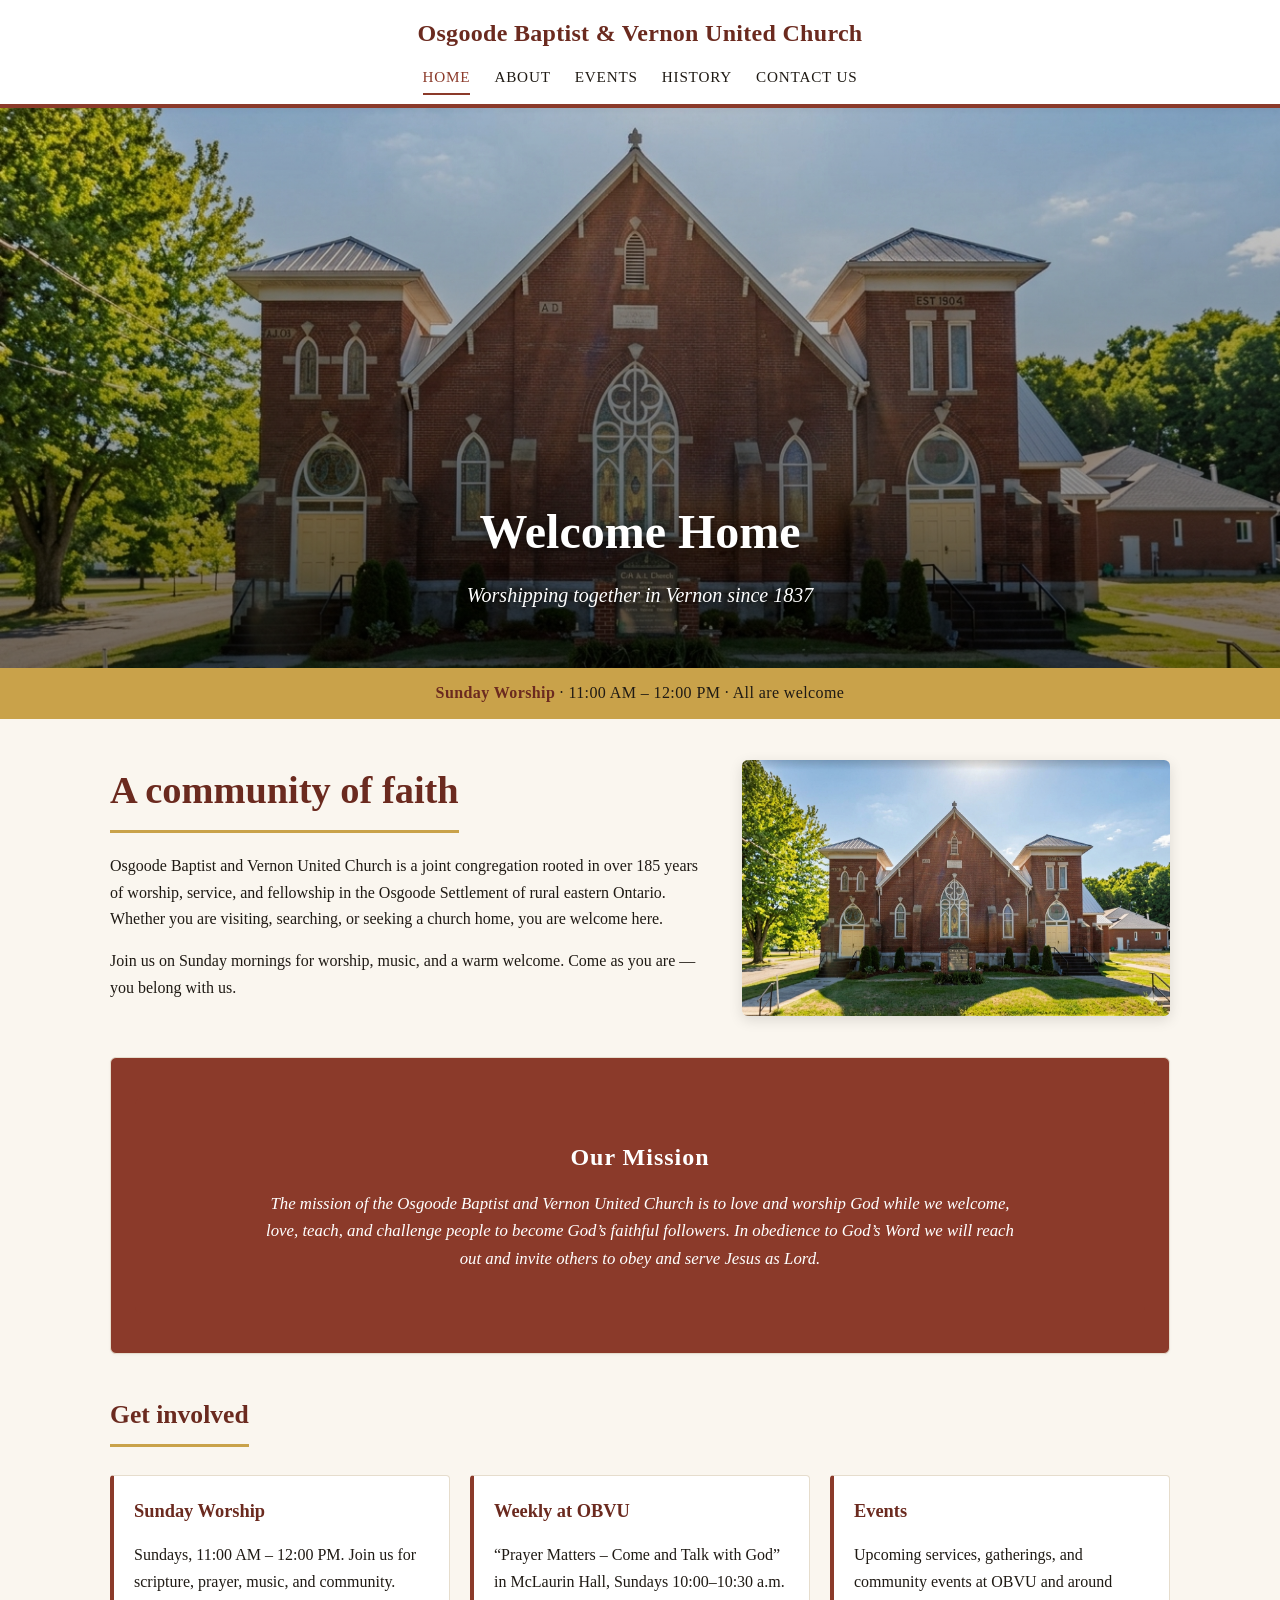
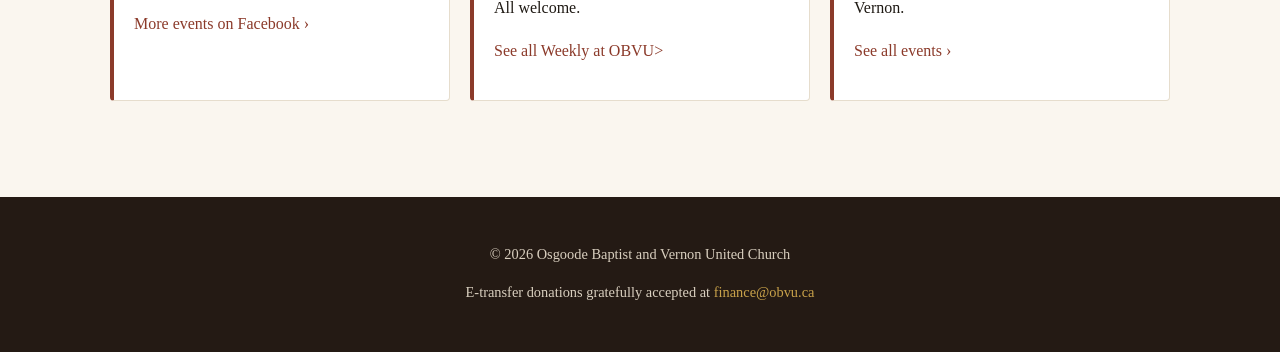
<file: index.html>
<!DOCTYPE html>
<html lang="en">
<head>
<meta charset="UTF-8">
<meta name="viewport" content="width=device-width, initial-scale=1.0">
<title>Osgoode Baptist and Vernon United Church</title>
<meta name="description" content="Osgoode Baptist and Vernon United Church — a welcoming joint congregation in Vernon, Ontario serving since 1837. Sunday worship 11:00 AM – 12:00 PM. All are welcome.">
<meta name="keywords" content="Osgoode Baptist Church, Vernon United Church, Vernon Ontario church, OBVU, joint Baptist United congregation, Sunday worship Vernon, churches Osgoode">
<link rel="canonical" href="https://osgoode-baptist-and-vernon-united.github.io/">
<link rel="stylesheet" href="assets/css/styles.css">
<link rel="icon" type="image/png" href="assets/images/logo.png">

<meta property="og:type" content="website">
<meta property="og:site_name" content="Osgoode Baptist and Vernon United Church">
<meta property="og:title" content="Osgoode Baptist and Vernon United Church">
<meta property="og:description" content="A welcoming joint Baptist and United Church congregation in Vernon, Ontario, serving since 1837. Sunday worship 11:00 AM – 12:00 PM.">
<meta property="og:url" content="https://osgoode-baptist-and-vernon-united.github.io/">
<meta property="og:image" content="https://osgoode-baptist-and-vernon-united.github.io/assets/images/obvu_church.png">
<meta property="og:locale" content="en_CA">

<meta name="twitter:card" content="summary_large_image">
<meta name="twitter:title" content="Osgoode Baptist and Vernon United Church">
<meta name="twitter:description" content="A welcoming joint Baptist and United Church congregation in Vernon, Ontario. Sunday worship 11:00 AM – 12:00 PM.">
<meta name="twitter:image" content="https://osgoode-baptist-and-vernon-united.github.io/assets/images/obvu_church.png">

<script type="application/ld+json">
{
  "@context": "https://schema.org",
  "@type": "Church",
  "name": "Osgoode Baptist and Vernon United Church",
  "alternateName": "OBVU",
  "url": "https://osgoode-baptist-and-vernon-united.github.io/",
  "image": "https://osgoode-baptist-and-vernon-united.github.io/assets/images/obvu_church.png",
  "description": "A welcoming joint Baptist and United Church congregation in Vernon, Ontario, serving since 1837.",
  "foundingDate": "1837",
  "address": {
    "@type": "PostalAddress",
    "streetAddress": "8674 Bank Street",
    "addressLocality": "Vernon",
    "addressRegion": "ON",
    "postalCode": "K0A 3J0",
    "addressCountry": "CA"
  },
  "geo": {
    "@type": "GeoCoordinates",
    "latitude": 45.1608853,
    "longitude": -75.4620349
  },
  "telephone": "+1-613-821-3950",
  "email": "dwnszprd@hotmail.com",
  "sameAs": [
    "https://www.facebook.com/OBVUC/"
  ],
  "openingHoursSpecification": [{
    "@type": "OpeningHoursSpecification",
    "dayOfWeek": "Sunday",
    "opens": "11:00",
    "closes": "12:00"
  }]
}
</script>
</head>
<body>

<header class="site-header">
  <div class="header-inner">
    <a href="index.html" class="brand">Osgoode Baptist &amp; Vernon United Church</a>
    <button class="menu-toggle" aria-label="Toggle menu">&#9776;</button>
    <nav>
      <ul>
        <li><a href="index.html" class="active">Home</a></li>
        <li><a href="about.html">About</a></li>
        <li><a href="events.html">Events</a></li>
        <li><a href="history.html">History</a></li>
        <li><a href="contact.html">Contact Us</a></li>
      </ul>
    </nav>
  </div>
</header>

<div class="banner">
  <div class="banner-slide active" style="background-image: url('assets/images/obvu_church.png');"></div>
  <div class="banner-caption">
    <h1>Welcome Home</h1>
    <p>Worshipping together in Vernon since 1837</p>
  </div>
  <div class="banner-dots"></div>
</div>

<div class="service-bar">
  <strong>Sunday Worship</strong> &middot; 11:00 AM &ndash; 12:00 PM &middot; All are welcome
</div>

<main>
  <section class="welcome">
    <div>
      <h2 class="page-title">A community of faith</h2>
      <p>
        Osgoode Baptist and Vernon United Church is a joint congregation rooted in over
        185 years of worship, service, and fellowship in the Osgoode Settlement of rural
        eastern Ontario. Whether you are visiting, searching, or seeking a church home,
        you are welcome here.
      </p>
      <p>
        Join us on Sunday mornings for worship, music, and a warm welcome.
        Come as you are &mdash; you belong with us.
      </p>
    </div>
    <img src="assets/images/obvu_church.png" alt="Osgoode Baptist and Vernon United Church building" loading="lazy">
  </section>

  <section class="mission card">
    <div class="mission">
      <h2>Our Mission</h2>
      <p>
        The mission of the Osgoode Baptist and Vernon United Church is to love and worship God
        while we welcome, love, teach, and challenge people to become God&rsquo;s faithful followers.
        In obedience to God&rsquo;s Word we will reach out and invite others to obey and serve
        Jesus as Lord.
      </p>
    </div>
  </section>

  <section>
    <h2 class="page-title" style="font-size:1.6rem;">Get involved</h2>
    <div class="tiles">
      <div class="tile">
        <h3>Sunday Worship</h3>
        <p>Sundays, 11:00 AM &ndash; 12:00 PM. Join us for scripture, prayer, music, and community.</p>
        <p><a href="https://www.facebook.com/OBVUC/" target="_blank" rel="noopener">More events on Facebook &rsaquo;</a></p>
      </div>
      <div class="tile">
        <h3>Weekly at OBVU</h3>
        <p>&ldquo;Prayer Matters &ndash; Come and Talk with God&rdquo; in McLaurin Hall, Sundays 10:00&ndash;10:30 a.m. All welcome.</p>
        <p><a href="events.html#weekly">See all Weekly at OBVU&gt;</a></p>
      </div>
      <div class="tile">
        <h3>Events</h3>
        <p>Upcoming services, gatherings, and community events at OBVU and around Vernon.</p>
        <p><a href="events.html">See all events &rsaquo;</a></p>
      </div>
    </div>
  </section>
</main>

<footer class="site-footer">
  <p>&copy; <span id="year"></span> Osgoode Baptist and Vernon United Church</p>
  <p>E-transfer donations gratefully accepted at <a href="mailto:finance@obvu.ca">finance@obvu.ca</a></p>
</footer>

<script src="assets/js/script.js"></script>
<script>document.getElementById('year').textContent = new Date().getFullYear();</script>
</body>
</html>
</file>
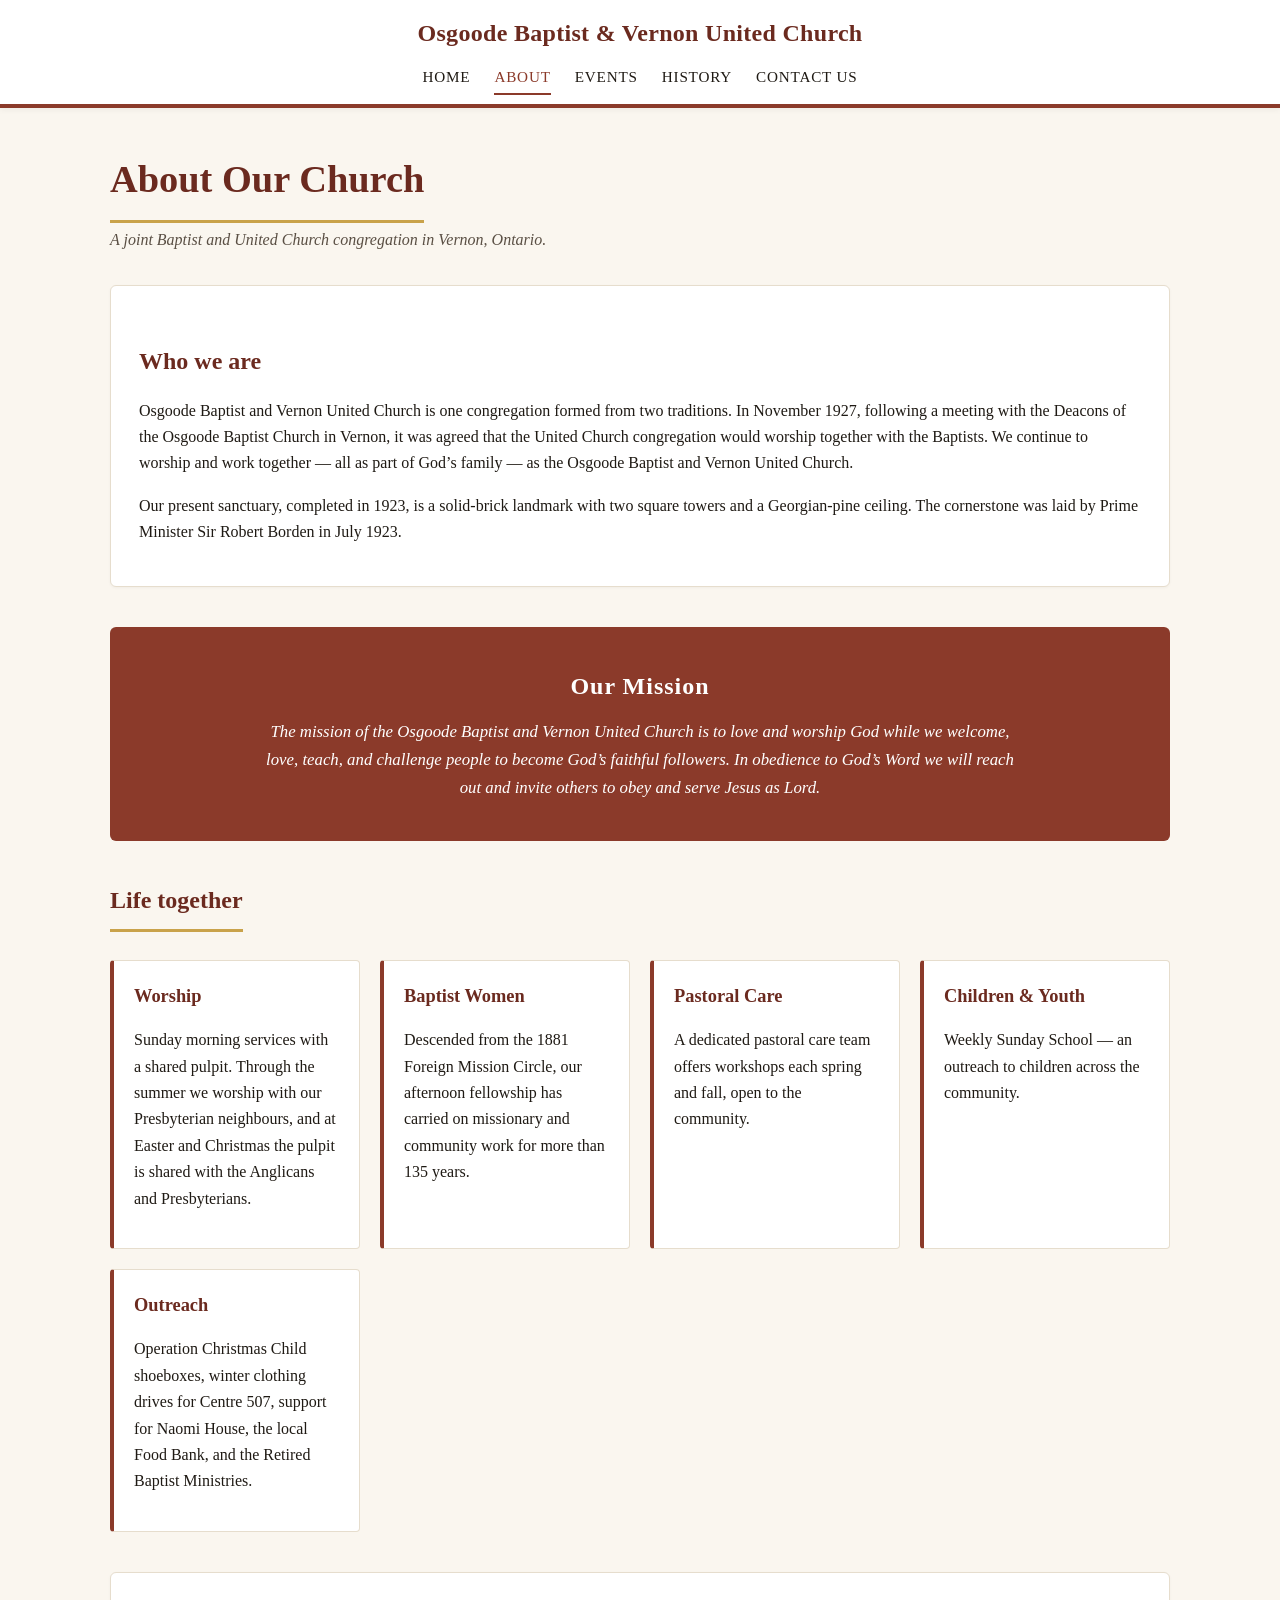
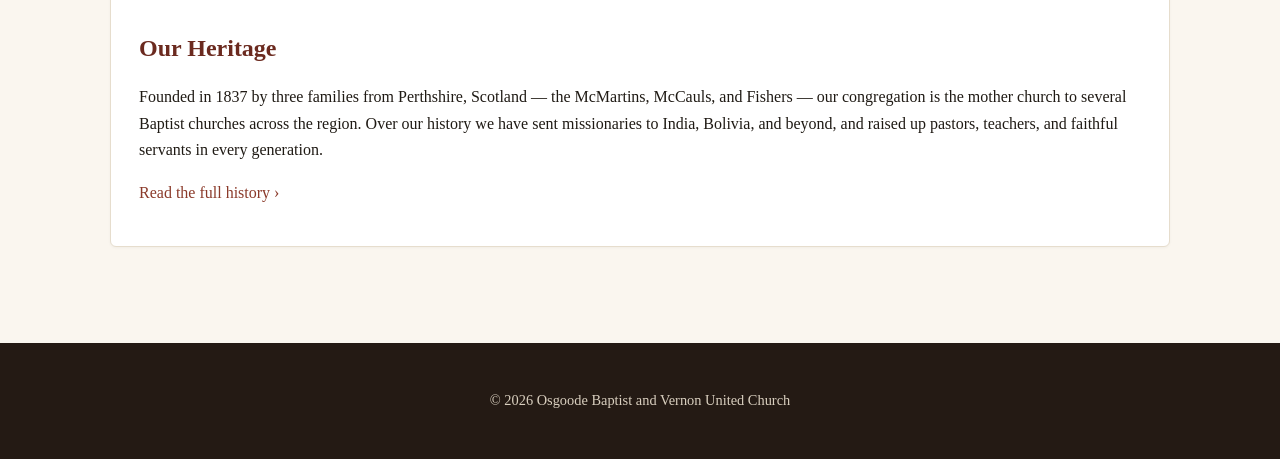
<file: about.html>
<!DOCTYPE html>
<html lang="en">
<head>
<meta charset="UTF-8">
<meta name="viewport" content="width=device-width, initial-scale=1.0">
<title>About &middot; Osgoode Baptist and Vernon United Church</title>
<meta name="description" content="About Osgoode Baptist and Vernon United Church in Vernon, Ontario — our joint Baptist and United Church congregation, our mission, and life together since 1837.">
<meta name="keywords" content="Osgoode Baptist Vernon United Church about, OBVU Vernon Ontario, joint Baptist United congregation, church Vernon Ontario, church mission">
<link rel="canonical" href="https://osgoode-baptist-and-vernon-united.github.io/about.html">
<link rel="stylesheet" href="assets/css/styles.css">
<link rel="icon" type="image/png" href="assets/images/logo.png">

<meta property="og:type" content="website">
<meta property="og:site_name" content="Osgoode Baptist and Vernon United Church">
<meta property="og:title" content="About &middot; Osgoode Baptist and Vernon United Church">
<meta property="og:description" content="Our joint Baptist and United Church congregation in Vernon, Ontario, serving since 1837.">
<meta property="og:url" content="https://osgoode-baptist-and-vernon-united.github.io/about.html">
<meta property="og:image" content="https://osgoode-baptist-and-vernon-united.github.io/assets/images/obvu_church.png">
<meta property="og:locale" content="en_CA">

<meta name="twitter:card" content="summary_large_image">
<meta name="twitter:title" content="About &middot; Osgoode Baptist and Vernon United Church">
<meta name="twitter:description" content="Our joint Baptist and United Church congregation in Vernon, Ontario, serving since 1837.">
<meta name="twitter:image" content="https://osgoode-baptist-and-vernon-united.github.io/assets/images/obvu_church.png">
</head>
<body>

<header class="site-header">
  <div class="header-inner">
    <a href="index.html" class="brand">Osgoode Baptist &amp; Vernon United Church</a>
    <button class="menu-toggle" aria-label="Toggle menu">&#9776;</button>
    <nav>
      <ul>
        <li><a href="index.html">Home</a></li>
        <li><a href="about.html" class="active">About</a></li>
        <li><a href="events.html">Events</a></li>
        <li><a href="history.html">History</a></li>
        <li><a href="contact.html">Contact Us</a></li>
      </ul>
    </nav>
  </div>
</header>

<main>
  <h1 class="page-title">About Our Church</h1>
  <p class="page-sub">A joint Baptist and United Church congregation in Vernon, Ontario.</p>

  <section class="card">
    <h2>Who we are</h2>
    <p>
      Osgoode Baptist and Vernon United Church is one congregation formed from two
      traditions. In November 1927, following a meeting with the Deacons of the Osgoode
      Baptist Church in Vernon, it was agreed that the United Church congregation would
      worship together with the Baptists. We continue to worship and work together
      &mdash; all as part of God&rsquo;s family &mdash; as the Osgoode Baptist and Vernon United Church.
    </p>
    <p>
      Our present sanctuary, completed in 1923, is a solid-brick landmark with two
      square towers and a Georgian-pine ceiling. The cornerstone was laid by Prime
      Minister Sir Robert Borden in July 1923.
    </p>
  </section>

  <section class="mission">
    <h2>Our Mission</h2>
    <p>
      The mission of the Osgoode Baptist and Vernon United Church is to love and worship God
      while we welcome, love, teach, and challenge people to become God&rsquo;s faithful followers.
      In obedience to God&rsquo;s Word we will reach out and invite others to obey and serve
      Jesus as Lord.
    </p>
  </section>

  <section>
    <h2 class="page-title" style="font-size:1.5rem;">Life together</h2>
    <div class="tiles">
      <div class="tile">
        <h3>Worship</h3>
        <p>Sunday morning services with a shared pulpit. Through the summer we worship with our Presbyterian neighbours, and at Easter and Christmas the pulpit is shared with the Anglicans and Presbyterians.</p>
      </div>
      <div class="tile">
        <h3>Baptist Women</h3>
        <p>Descended from the 1881 Foreign Mission Circle, our afternoon fellowship has carried on missionary and community work for more than 135 years.</p>
      </div>
      <div class="tile">
        <h3>Pastoral Care</h3>
        <p>A dedicated pastoral care team offers workshops each spring and fall, open to the community.</p>
      </div>
      <div class="tile">
        <h3>Children &amp; Youth</h3>
        <p>Weekly Sunday School &mdash; an outreach to children across the community.</p>
      </div>
      <div class="tile">
        <h3>Outreach</h3>
        <p>Operation Christmas Child shoeboxes, winter clothing drives for Centre 507, support for Naomi House, the local Food Bank, and the Retired Baptist Ministries.</p>
      </div>
    </div>
  </section>

  <section class="card">
    <h2>Our Heritage</h2>
    <p>
      Founded in 1837 by three families from Perthshire, Scotland &mdash; the McMartins,
      McCauls, and Fishers &mdash; our congregation is the mother church to several
      Baptist churches across the region. Over our history we have sent missionaries
      to India, Bolivia, and beyond, and raised up pastors, teachers, and faithful
      servants in every generation.
    </p>
    <p><a href="history.html">Read the full history &rsaquo;</a></p>
  </section>
</main>

<footer class="site-footer">
  <p>&copy; <span id="year"></span> Osgoode Baptist and Vernon United Church</p>
</footer>

<script src="assets/js/script.js"></script>
<script>document.getElementById('year').textContent = new Date().getFullYear();</script>
</body>
</html>
</file>
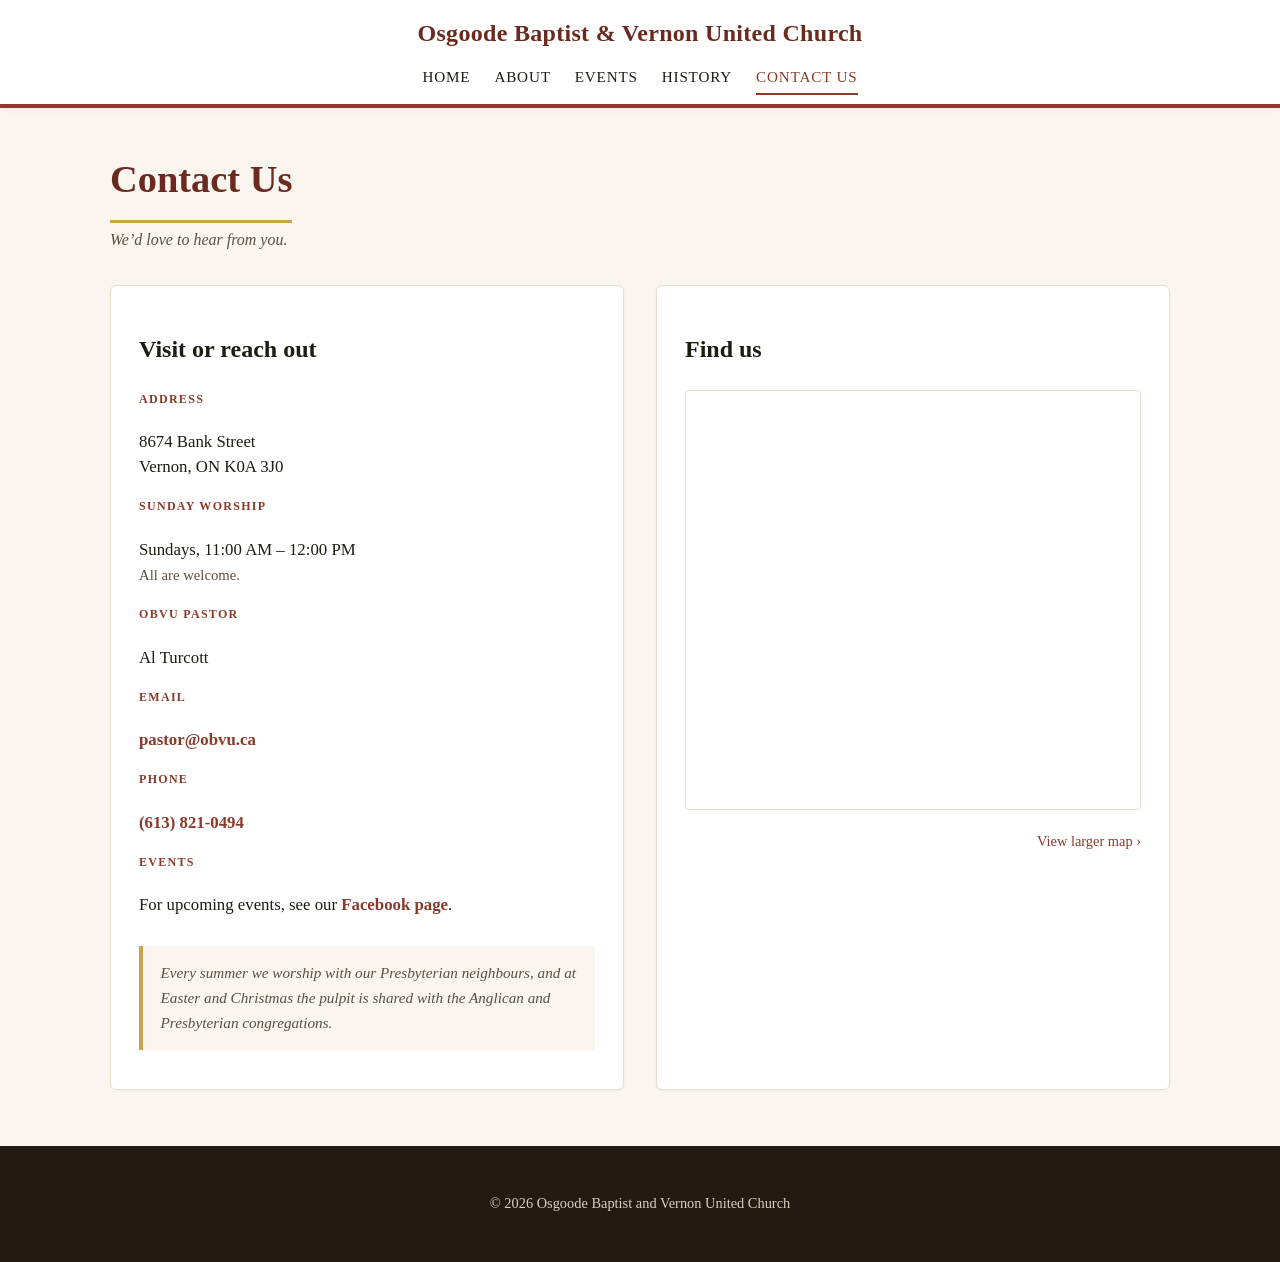
<file: contact.html>
<!DOCTYPE html>
<html lang="en">
<head>
<meta charset="UTF-8">
<meta name="viewport" content="width=device-width, initial-scale=1.0">
<title>Contact Us &middot; Osgoode Baptist and Vernon United Church</title>
<meta name="description" content="Contact Osgoode Baptist and Vernon United Church at 8674 Bank Street, Vernon, ON K0A 3J0. Phone (613) 821-3950. Sunday worship 11:00 AM – 12:00 PM.">
<meta name="keywords" content="Osgoode Baptist contact, Vernon United Church contact, OBVU Vernon phone address, church Vernon Ontario directions">
<link rel="canonical" href="https://osgoode-baptist-and-vernon-united.github.io/contact.html">
<link rel="stylesheet" href="assets/css/styles.css">
<link rel="icon" type="image/png" href="assets/images/logo.png">

<meta property="og:type" content="website">
<meta property="og:site_name" content="Osgoode Baptist and Vernon United Church">
<meta property="og:title" content="Contact Us &middot; Osgoode Baptist and Vernon United Church">
<meta property="og:description" content="8674 Bank Street, Vernon, ON K0A 3J0. Sunday worship 11:00 AM – 12:00 PM. All are welcome.">
<meta property="og:url" content="https://osgoode-baptist-and-vernon-united.github.io/contact.html">
<meta property="og:image" content="https://osgoode-baptist-and-vernon-united.github.io/assets/images/obvu_church.png">
<meta property="og:locale" content="en_CA">

<meta name="twitter:card" content="summary_large_image">
<meta name="twitter:title" content="Contact Us &middot; Osgoode Baptist and Vernon United Church">
<meta name="twitter:description" content="8674 Bank Street, Vernon, ON. Sunday worship 11:00 AM – 12:00 PM.">
<meta name="twitter:image" content="https://osgoode-baptist-and-vernon-united.github.io/assets/images/obvu_church.png">

<script type="application/ld+json">
{
  "@context": "https://schema.org",
  "@type": "Church",
  "name": "Osgoode Baptist and Vernon United Church",
  "alternateName": "OBVU",
  "url": "https://osgoode-baptist-and-vernon-united.github.io/",
  "image": "https://osgoode-baptist-and-vernon-united.github.io/assets/images/obvu_church.png",
  "foundingDate": "1837",
  "address": {
    "@type": "PostalAddress",
    "streetAddress": "8674 Bank Street",
    "addressLocality": "Vernon",
    "addressRegion": "ON",
    "postalCode": "K0A 3J0",
    "addressCountry": "CA"
  },
  "geo": {
    "@type": "GeoCoordinates",
    "latitude": 45.1608853,
    "longitude": -75.4620349
  },
  "telephone": "+1-613-821-3950",
  "email": "dwnszprd@hotmail.com",
  "sameAs": [
    "https://www.facebook.com/OBVUC/"
  ],
  "openingHoursSpecification": [{
    "@type": "OpeningHoursSpecification",
    "dayOfWeek": "Sunday",
    "opens": "11:00",
    "closes": "12:00"
  }]
}
</script>
</head>
<body>

<header class="site-header">
  <div class="header-inner">
    <a href="index.html" class="brand">Osgoode Baptist &amp; Vernon United Church</a>
    <button class="menu-toggle" aria-label="Toggle menu">&#9776;</button>
    <nav>
      <ul>
        <li><a href="index.html">Home</a></li>
        <li><a href="about.html">About</a></li>
        <li><a href="events.html">Events</a></li>
        <li><a href="history.html">History</a></li>
        <li><a href="contact.html" class="active">Contact Us</a></li>
      </ul>
    </nav>
  </div>
</header>

<main>
  <h1 class="page-title">Contact Us</h1>
  <p class="page-sub">We&rsquo;d love to hear from you.</p>

  <div class="contact-grid">
    <div class="card contact-info">
      <h2>Visit or reach out</h2>
      <dl>
        <dt>Address</dt>
        <dd>8674 Bank Street<br>Vernon, ON K0A 3J0</dd>

        <dt>Sunday Worship</dt>
        <dd>Sundays, 11:00 AM &ndash; 12:00 PM<br><span class="muted">All are welcome.</span></dd>

        <dt>OBVU Pastor</dt>
        <dd>Al Turcott</dd>

        <dt>Email</dt>
        <dd><a href="mailto:pastor@obvu.ca">pastor@obvu.ca</a></dd>

        <dt>Phone</dt>
        <dd><a href="tel:+16138210494">(613) 821-0494</a></dd>

        <dt>Events</dt>
        <dd>For upcoming events, see our <a href="https://www.facebook.com/OBVUC/" target="_blank" rel="noopener">Facebook page</a>.</dd>
      </dl>
      <p class="note">
        Every summer we worship with our Presbyterian neighbours, and at Easter and
        Christmas the pulpit is shared with the Anglican and Presbyterian congregations.
      </p>
    </div>

    <div class="card map-card">
      <h2>Find us</h2>
      <iframe
        class="map"
        src="https://www.openstreetmap.org/export/embed.html?bbox=-75.4720%2C45.1559%2C-75.4521%2C45.1659&amp;layer=mapnik&amp;marker=45.1608853%2C-75.4620349"
        title="Map of 8674 Ottawa Regional Rd 31, Vernon, ON on OpenStreetMap"
        loading="lazy"></iframe>
      <p class="map-link">
        <a href="https://www.openstreetmap.org/?mlat=45.1608853&amp;mlon=-75.4620349#map=15/45.1608853/-75.4620349" target="_blank" rel="noopener">View larger map &rsaquo;</a>
      </p>
    </div>
  </div>
</main>

<footer class="site-footer">
  <p>&copy; <span id="year"></span> Osgoode Baptist and Vernon United Church</p>
</footer>

<script src="assets/js/script.js"></script>
<script>document.getElementById('year').textContent = new Date().getFullYear();</script>
</body>
</html>
</file>
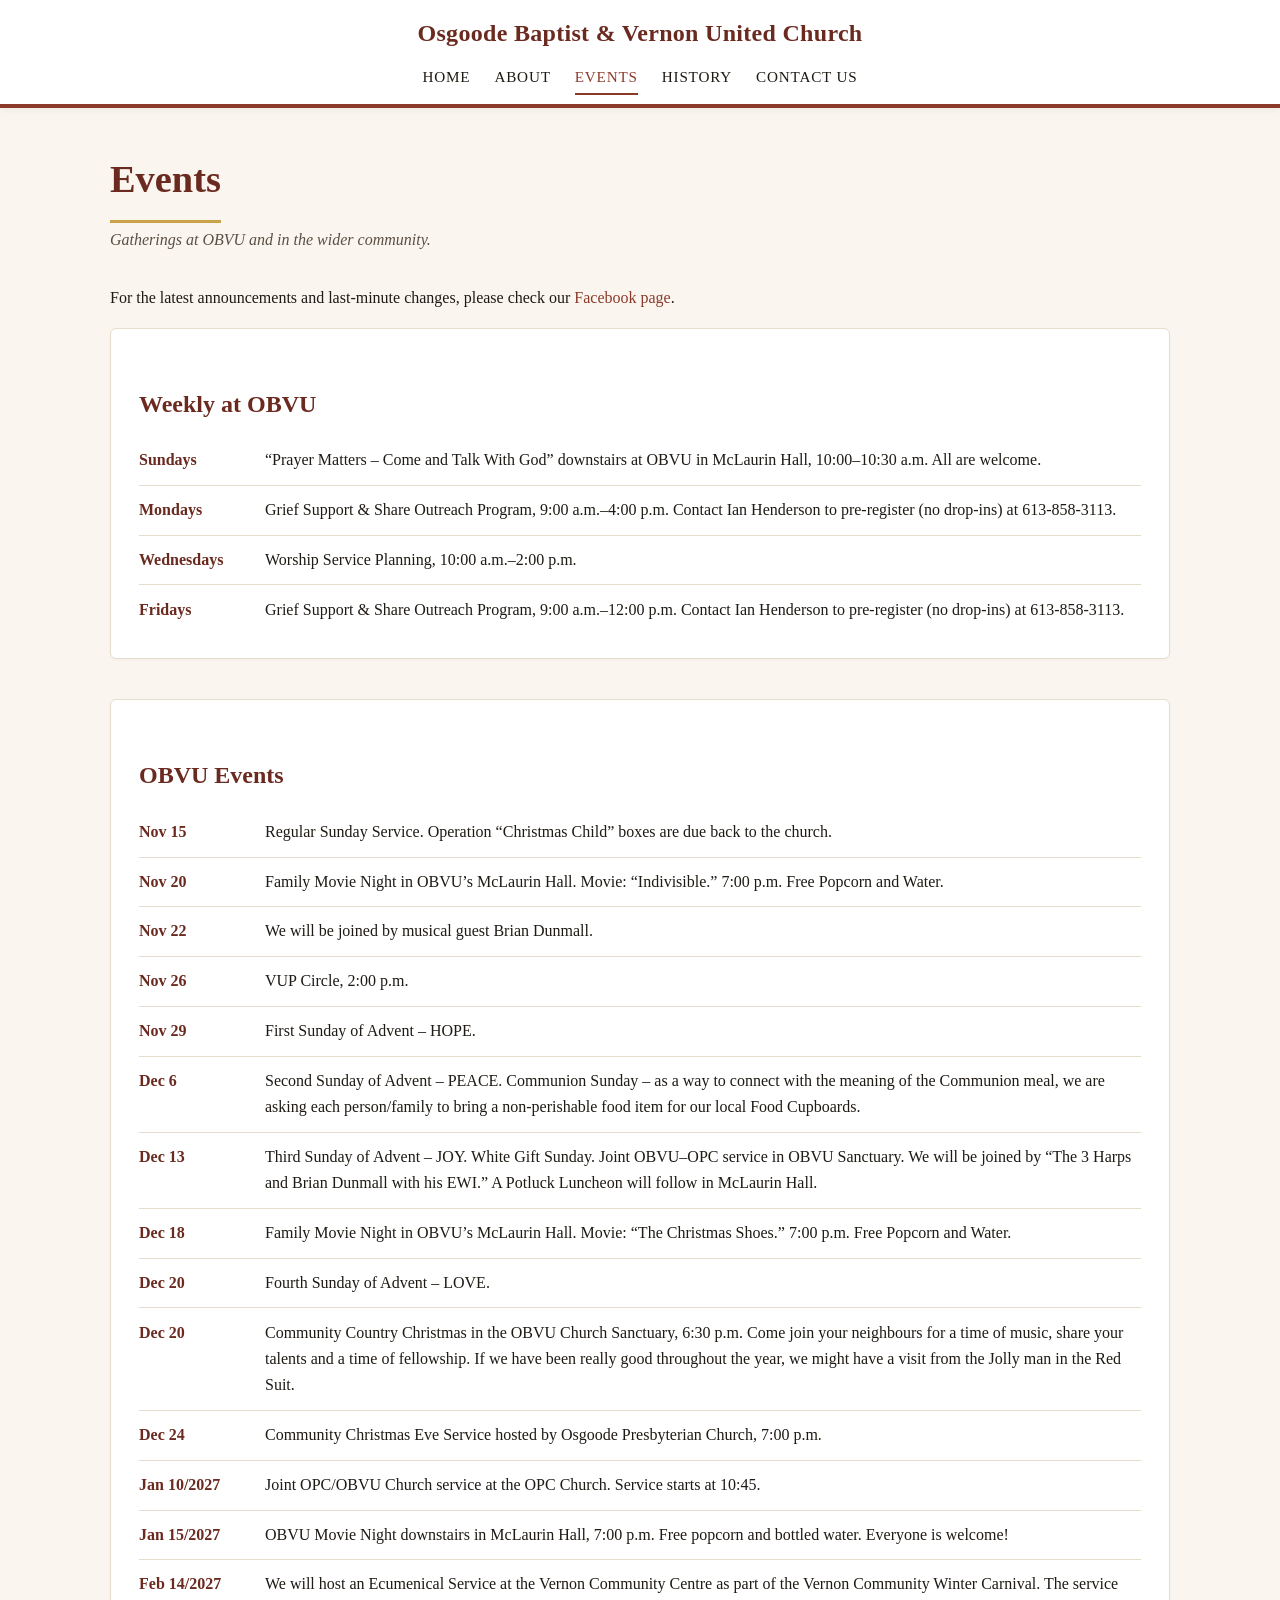
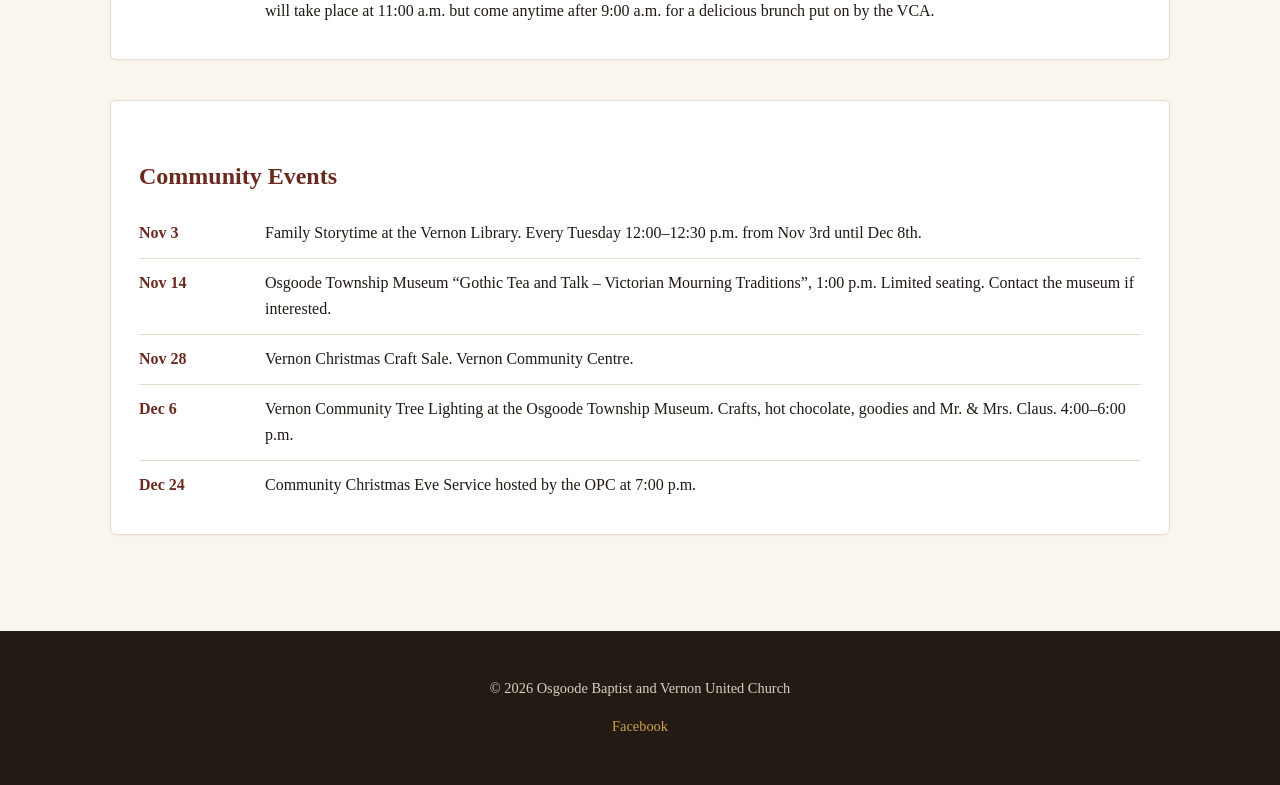
<file: events.html>
<!DOCTYPE html>
<html lang="en">
<head>
<meta charset="UTF-8">
<meta name="viewport" content="width=device-width, initial-scale=1.0">
<title>Events &middot; Osgoode Baptist and Vernon United Church</title>
<meta name="description" content="Upcoming events at Osgoode Baptist and Vernon United Church (OBVU) and across the Vernon, Ontario community — services, fellowship meals, music nights, and community gatherings.">
<meta name="keywords" content="OBVU events, Vernon Ontario church events, Osgoode Baptist events, Vernon United Church events, church calendar Vernon">
<link rel="canonical" href="https://osgoode-baptist-and-vernon-united.github.io/events.html">
<link rel="stylesheet" href="assets/css/styles.css">
<link rel="icon" type="image/png" href="assets/images/logo.png">

<meta property="og:type" content="website">
<meta property="og:site_name" content="Osgoode Baptist and Vernon United Church">
<meta property="og:title" content="Events &middot; Osgoode Baptist and Vernon United Church">
<meta property="og:description" content="Upcoming events at OBVU and in the Vernon, Ontario community.">
<meta property="og:url" content="https://osgoode-baptist-and-vernon-united.github.io/events.html">
<meta property="og:image" content="https://osgoode-baptist-and-vernon-united.github.io/assets/images/obvu_church.png">
<meta property="og:locale" content="en_CA">

<meta name="twitter:card" content="summary_large_image">
<meta name="twitter:title" content="Events &middot; Osgoode Baptist and Vernon United Church">
<meta name="twitter:description" content="Upcoming events at OBVU and in the Vernon, Ontario community.">
<meta name="twitter:image" content="https://osgoode-baptist-and-vernon-united.github.io/assets/images/obvu_church.png">
</head>
<body>

<header class="site-header">
  <div class="header-inner">
    <a href="index.html" class="brand">Osgoode Baptist &amp; Vernon United Church</a>
    <button class="menu-toggle" aria-label="Toggle menu">&#9776;</button>
    <nav>
      <ul>
        <li><a href="index.html">Home</a></li>
        <li><a href="about.html">About</a></li>
        <li><a href="events.html" class="active">Events</a></li>
        <li><a href="history.html">History</a></li>
        <li><a href="contact.html">Contact Us</a></li>
      </ul>
    </nav>
  </div>
</header>

<main>
  <h1 class="page-title">Events</h1>
  <p class="page-sub">Gatherings at OBVU and in the wider community.</p>

  <p>
    For the latest announcements and last-minute changes, please check our
    <a href="https://www.facebook.com/OBVUC/" target="_blank" rel="noopener">Facebook page</a>.
  </p>

  <section class="card">
    <h2>Weekly at OBVU</h2>
    <ul class="events">
      <li><span class="date">Sundays</span><span>&ldquo;Prayer Matters &ndash; Come and Talk With God&rdquo; downstairs at OBVU in McLaurin Hall, 10:00&ndash;10:30 a.m. All are welcome.</span></li>
      <li><span class="date">Mondays</span><span>Grief Support &amp; Share Outreach Program, 9:00 a.m.&ndash;4:00 p.m. Contact Ian Henderson to pre-register (no drop-ins) at 613-858-3113.</span></li>
      <li><span class="date">Wednesdays</span><span>Worship Service Planning, 10:00 a.m.&ndash;2:00 p.m.</span></li>
      <li><span class="date">Fridays</span><span>Grief Support &amp; Share Outreach Program, 9:00 a.m.&ndash;12:00 p.m. Contact Ian Henderson to pre-register (no drop-ins) at 613-858-3113.</span></li>
    </ul>
  </section>

  <section class="card">
    <h2>OBVU Events</h2>
    <ul class="events">
      <li><span class="date">Nov 15</span><span>Regular Sunday Service. Operation &ldquo;Christmas Child&rdquo; boxes are due back to the church.</span></li>
      <li><span class="date">Nov 20</span><span>Family Movie Night in OBVU&rsquo;s McLaurin Hall. Movie: &ldquo;Indivisible.&rdquo; 7:00 p.m. Free Popcorn and Water.</span></li>
      <li><span class="date">Nov 22</span><span>We will be joined by musical guest Brian Dunmall.</span></li>
      <li><span class="date">Nov 26</span><span>VUP Circle, 2:00 p.m.</span></li>
      <li><span class="date">Nov 29</span><span>First Sunday of Advent &ndash; HOPE.</span></li>
      <li><span class="date">Dec 6</span><span>Second Sunday of Advent &ndash; PEACE. Communion Sunday &ndash; as a way to connect with the meaning of the Communion meal, we are asking each person/family to bring a non-perishable food item for our local Food Cupboards.</span></li>
      <li><span class="date">Dec 13</span><span>Third Sunday of Advent &ndash; JOY. White Gift Sunday. Joint OBVU&ndash;OPC service in OBVU Sanctuary. We will be joined by &ldquo;The 3 Harps and Brian Dunmall with his EWI.&rdquo; A Potluck Luncheon will follow in McLaurin Hall.</span></li>
      <li><span class="date">Dec 18</span><span>Family Movie Night in OBVU&rsquo;s McLaurin Hall. Movie: &ldquo;The Christmas Shoes.&rdquo; 7:00 p.m. Free Popcorn and Water.</span></li>
      <li><span class="date">Dec 20</span><span>Fourth Sunday of Advent &ndash; LOVE.</span></li>
      <li><span class="date">Dec 20</span><span>Community Country Christmas in the OBVU Church Sanctuary, 6:30 p.m. Come join your neighbours for a time of music, share your talents and a time of fellowship. If we have been really good throughout the year, we might have a visit from the Jolly man in the Red Suit.</span></li>
      <li><span class="date">Dec 24</span><span>Community Christmas Eve Service hosted by Osgoode Presbyterian Church, 7:00 p.m.</span></li>
      <li><span class="date">Jan 10/2027</span><span>Joint OPC/OBVU Church service at the OPC Church. Service starts at 10:45.</span></li>
      <li><span class="date">Jan 15/2027</span><span>OBVU Movie Night downstairs in McLaurin Hall, 7:00 p.m. Free popcorn and bottled water. Everyone is welcome!</span></li>
      <li><span class="date">Feb 14/2027</span><span>We will host an Ecumenical Service at the Vernon Community Centre as part of the Vernon Community Winter Carnival. The service will take place at 11:00 a.m. but come anytime after 9:00 a.m. for a delicious brunch put on by the VCA.</span></li>
    </ul>
  </section>

  <section class="card">
    <h2>Community Events</h2>
    <ul class="events">
      <li><span class="date">Nov 3</span><span>Family Storytime at the Vernon Library. Every Tuesday 12:00&ndash;12:30 p.m. from Nov 3rd until Dec 8th.</span></li>
      <li><span class="date">Nov 14</span><span>Osgoode Township Museum &ldquo;Gothic Tea and Talk &ndash; Victorian Mourning Traditions&rdquo;, 1:00 p.m. Limited seating. Contact the museum if interested.</span></li>
      <li><span class="date">Nov 28</span><span>Vernon Christmas Craft Sale. Vernon Community Centre.</span></li>
      <li><span class="date">Dec 6</span><span>Vernon Community Tree Lighting at the Osgoode Township Museum. Crafts, hot chocolate, goodies and Mr. &amp; Mrs. Claus. 4:00&ndash;6:00 p.m.</span></li>
      <li><span class="date">Dec 24</span><span>Community Christmas Eve Service hosted by the OPC at 7:00 p.m.</span></li>
    </ul>
  </section>
</main>

<footer class="site-footer">
  <p>&copy; <span id="year"></span> Osgoode Baptist and Vernon United Church</p>
  <p><a href="https://www.facebook.com/OBVUC/" target="_blank" rel="noopener">Facebook</a></p>
</footer>

<script src="assets/js/script.js"></script>
<script>document.getElementById('year').textContent = new Date().getFullYear();</script>
</body>
</html>
</file>
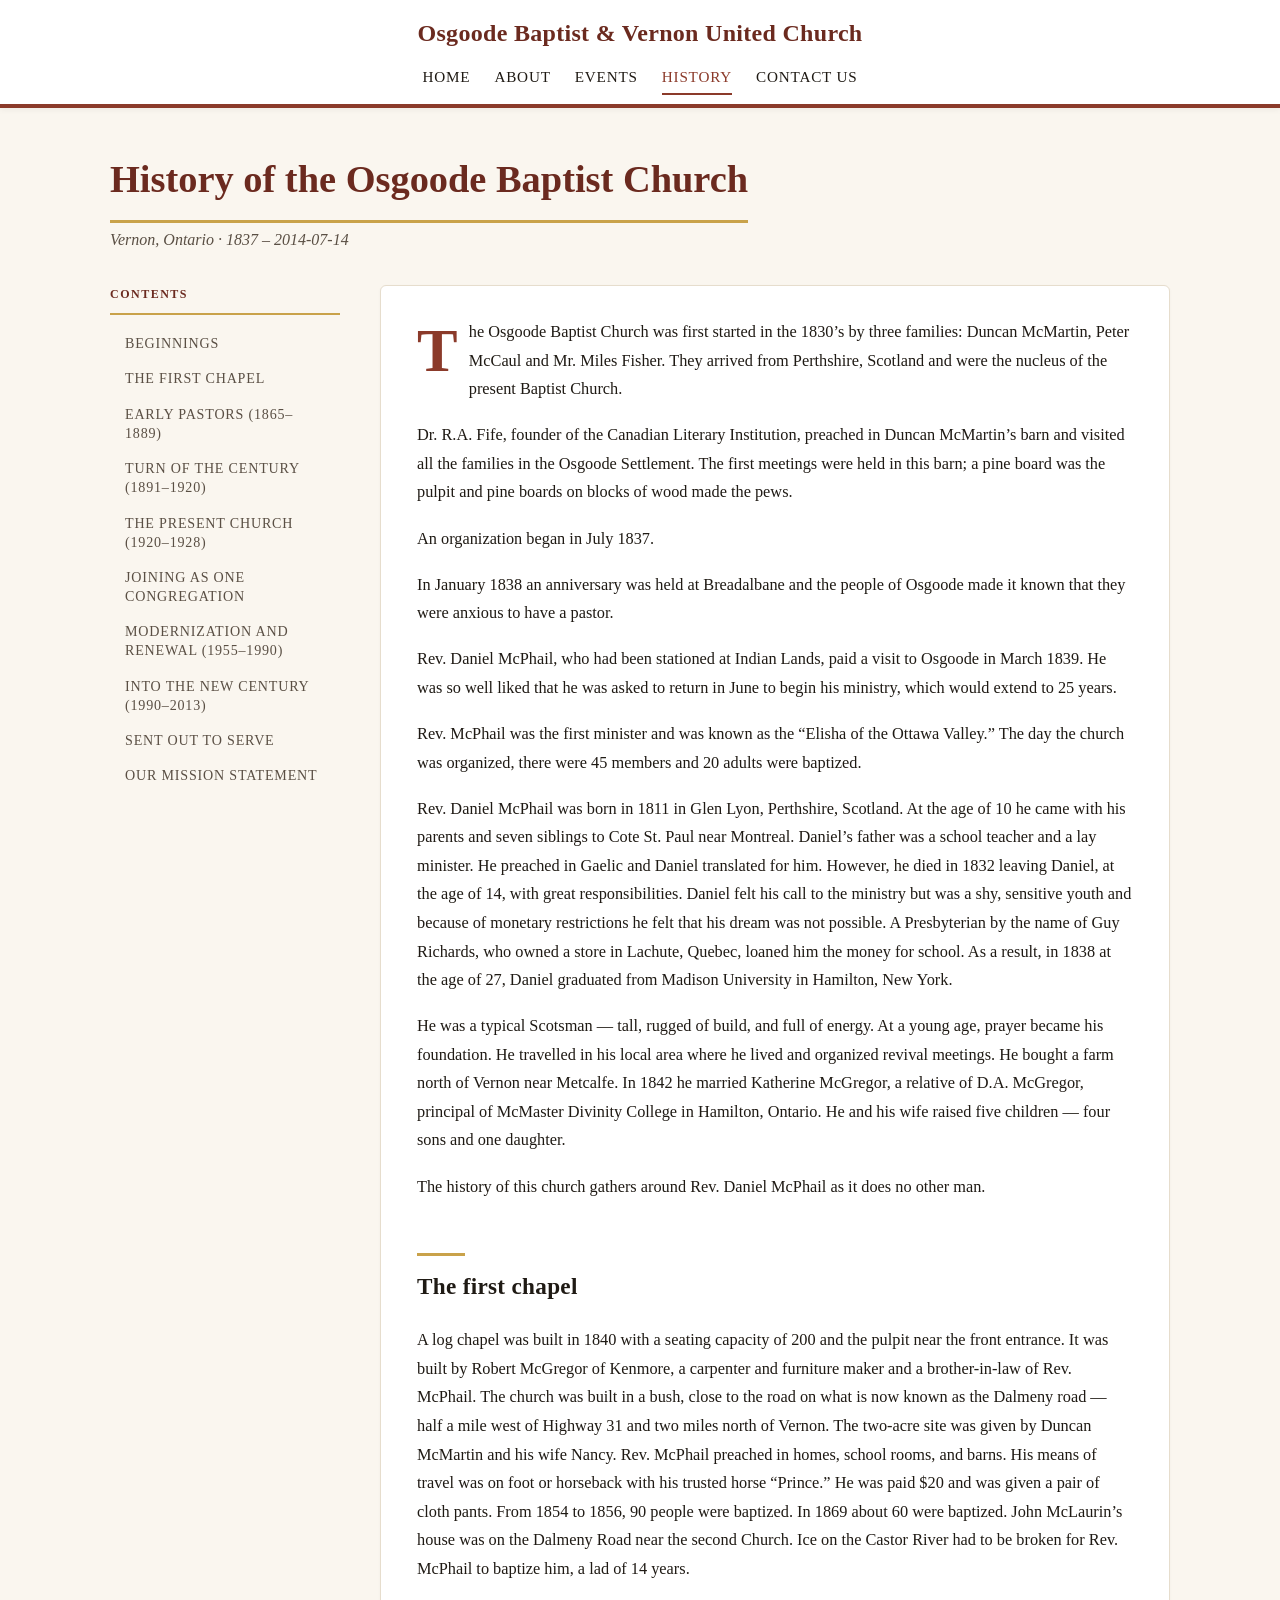
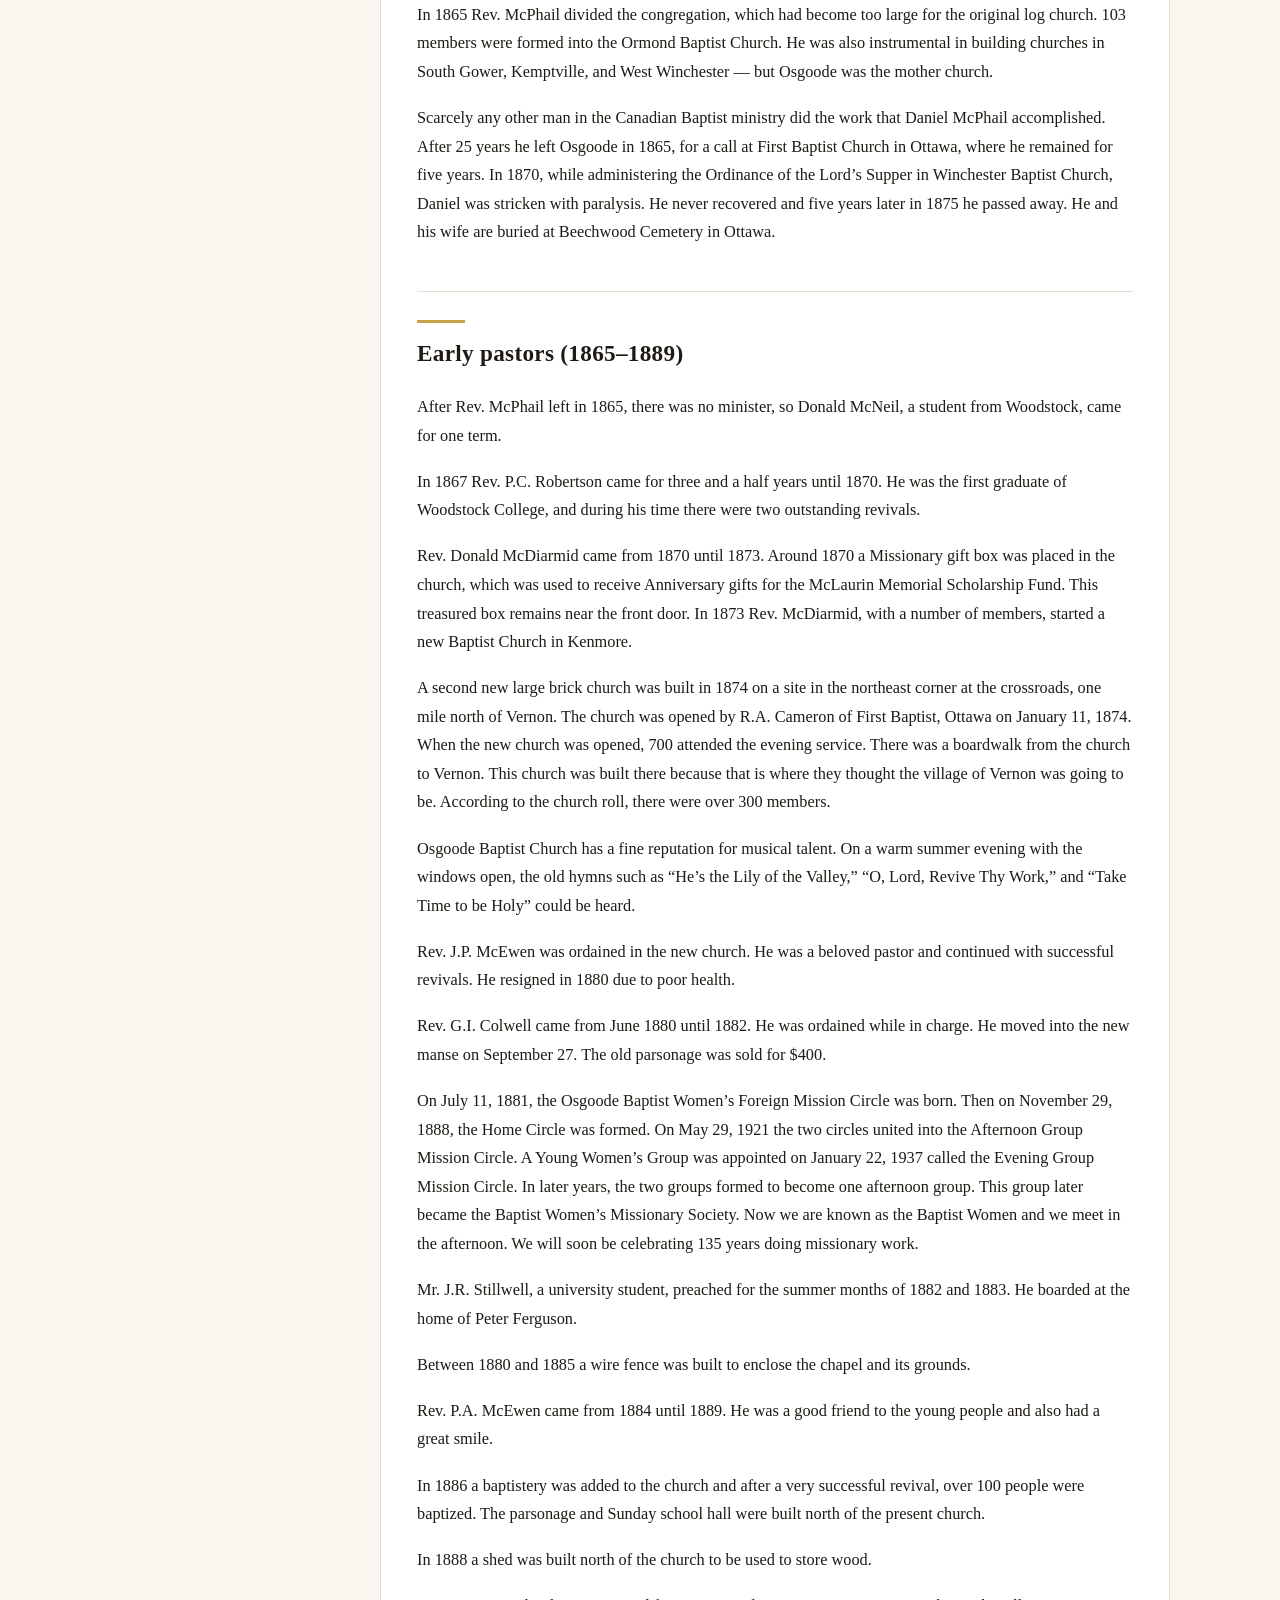
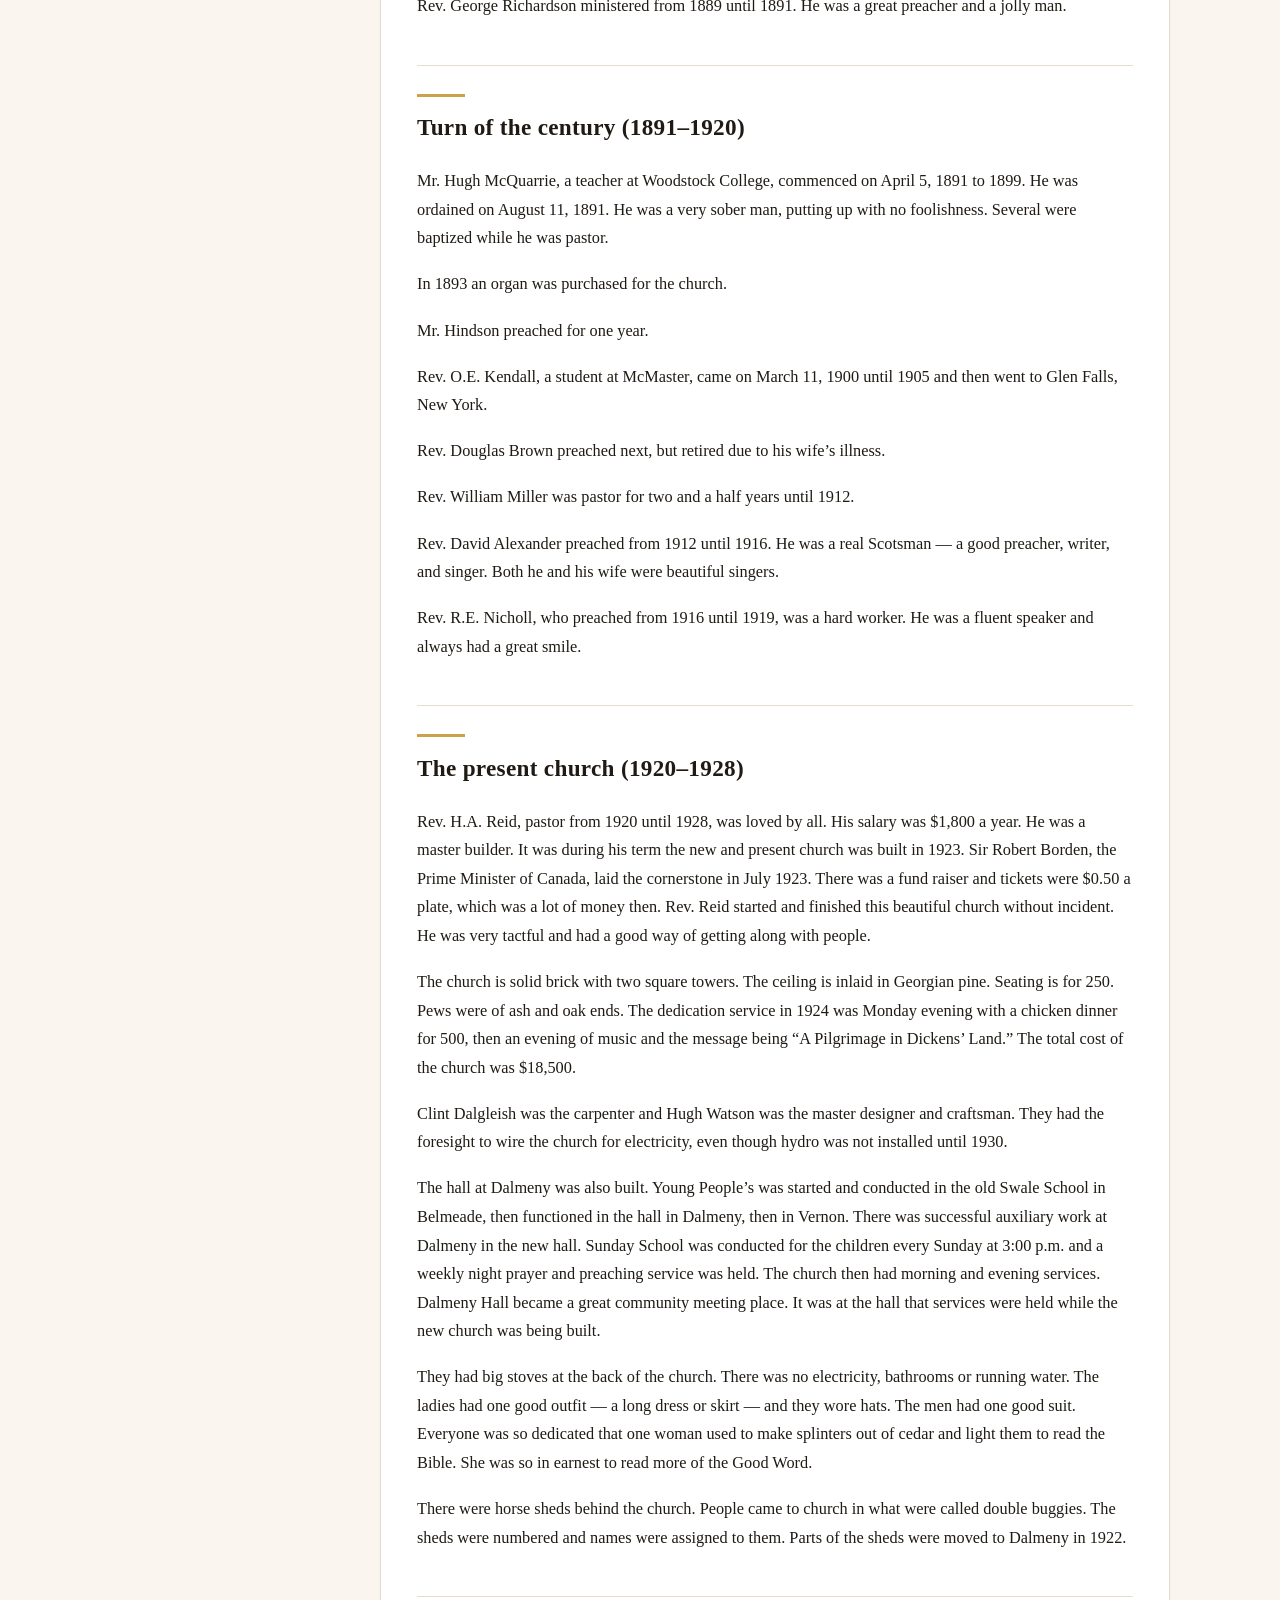
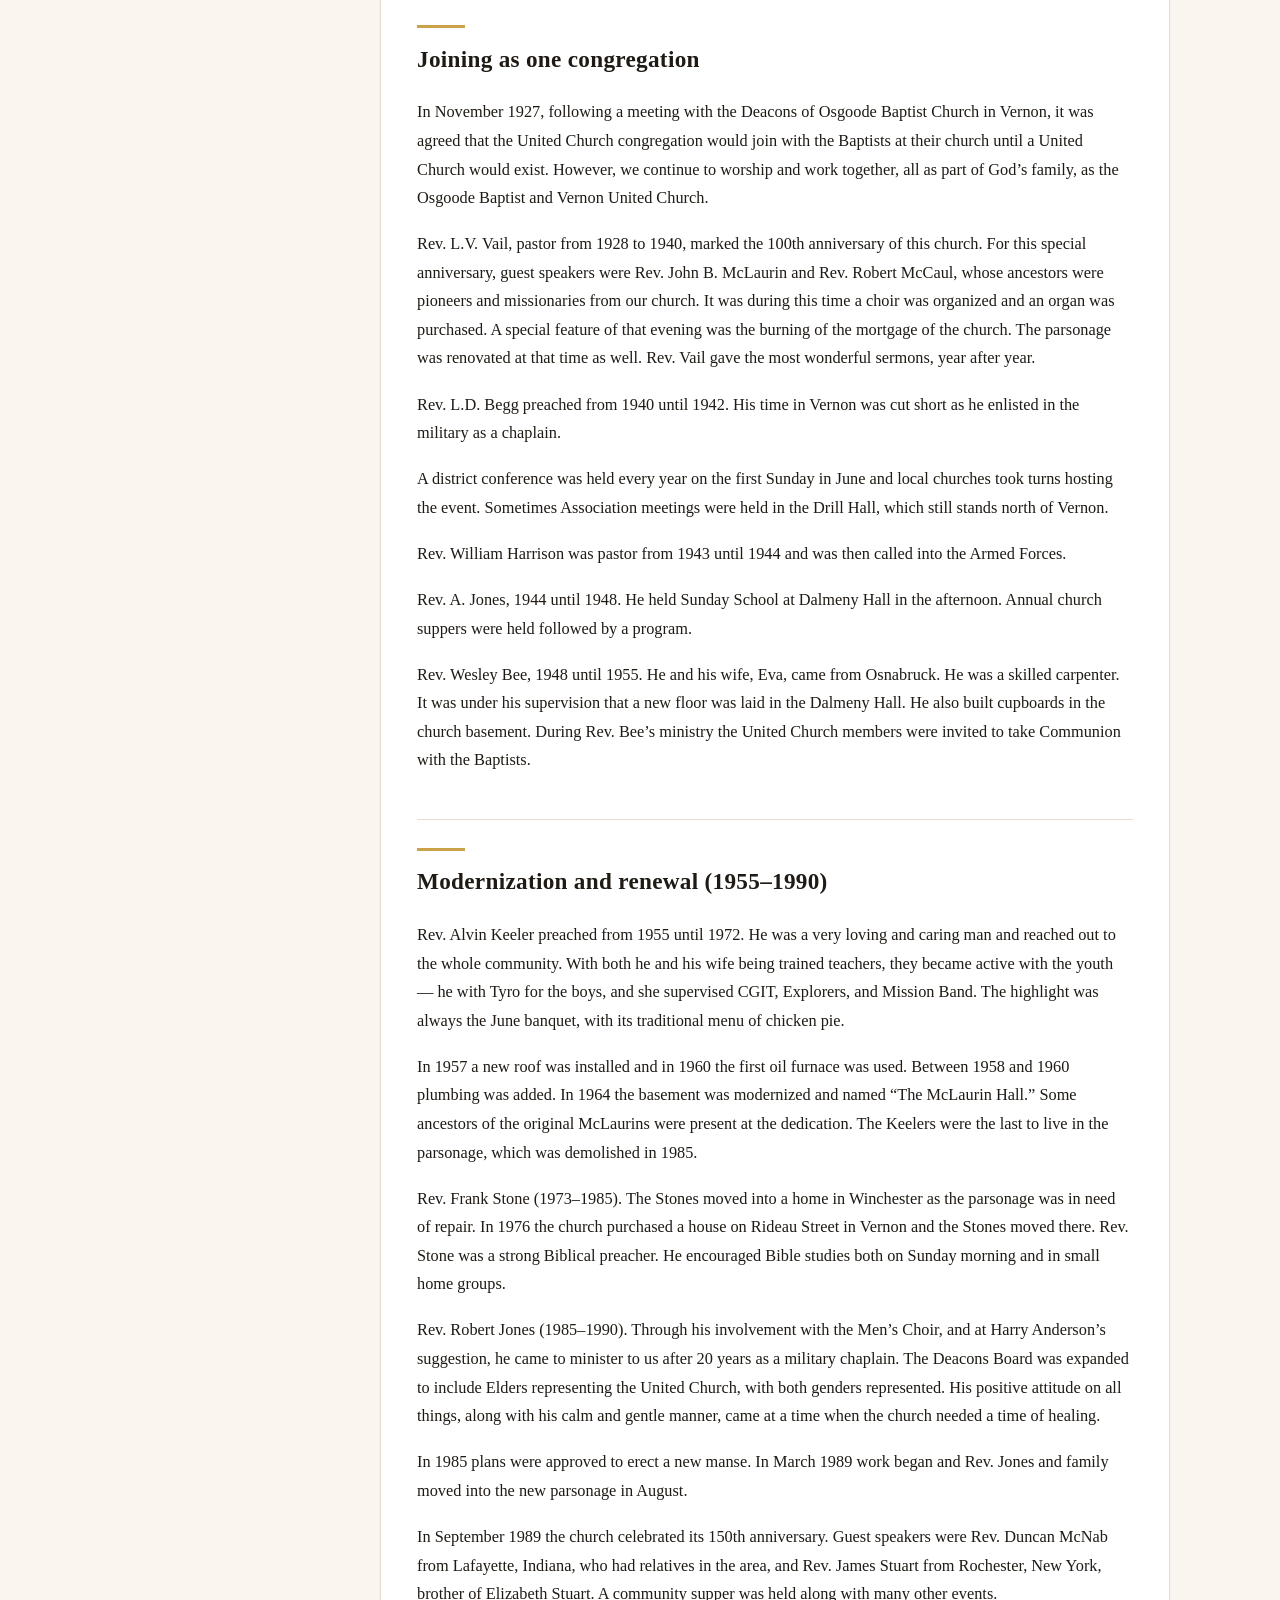
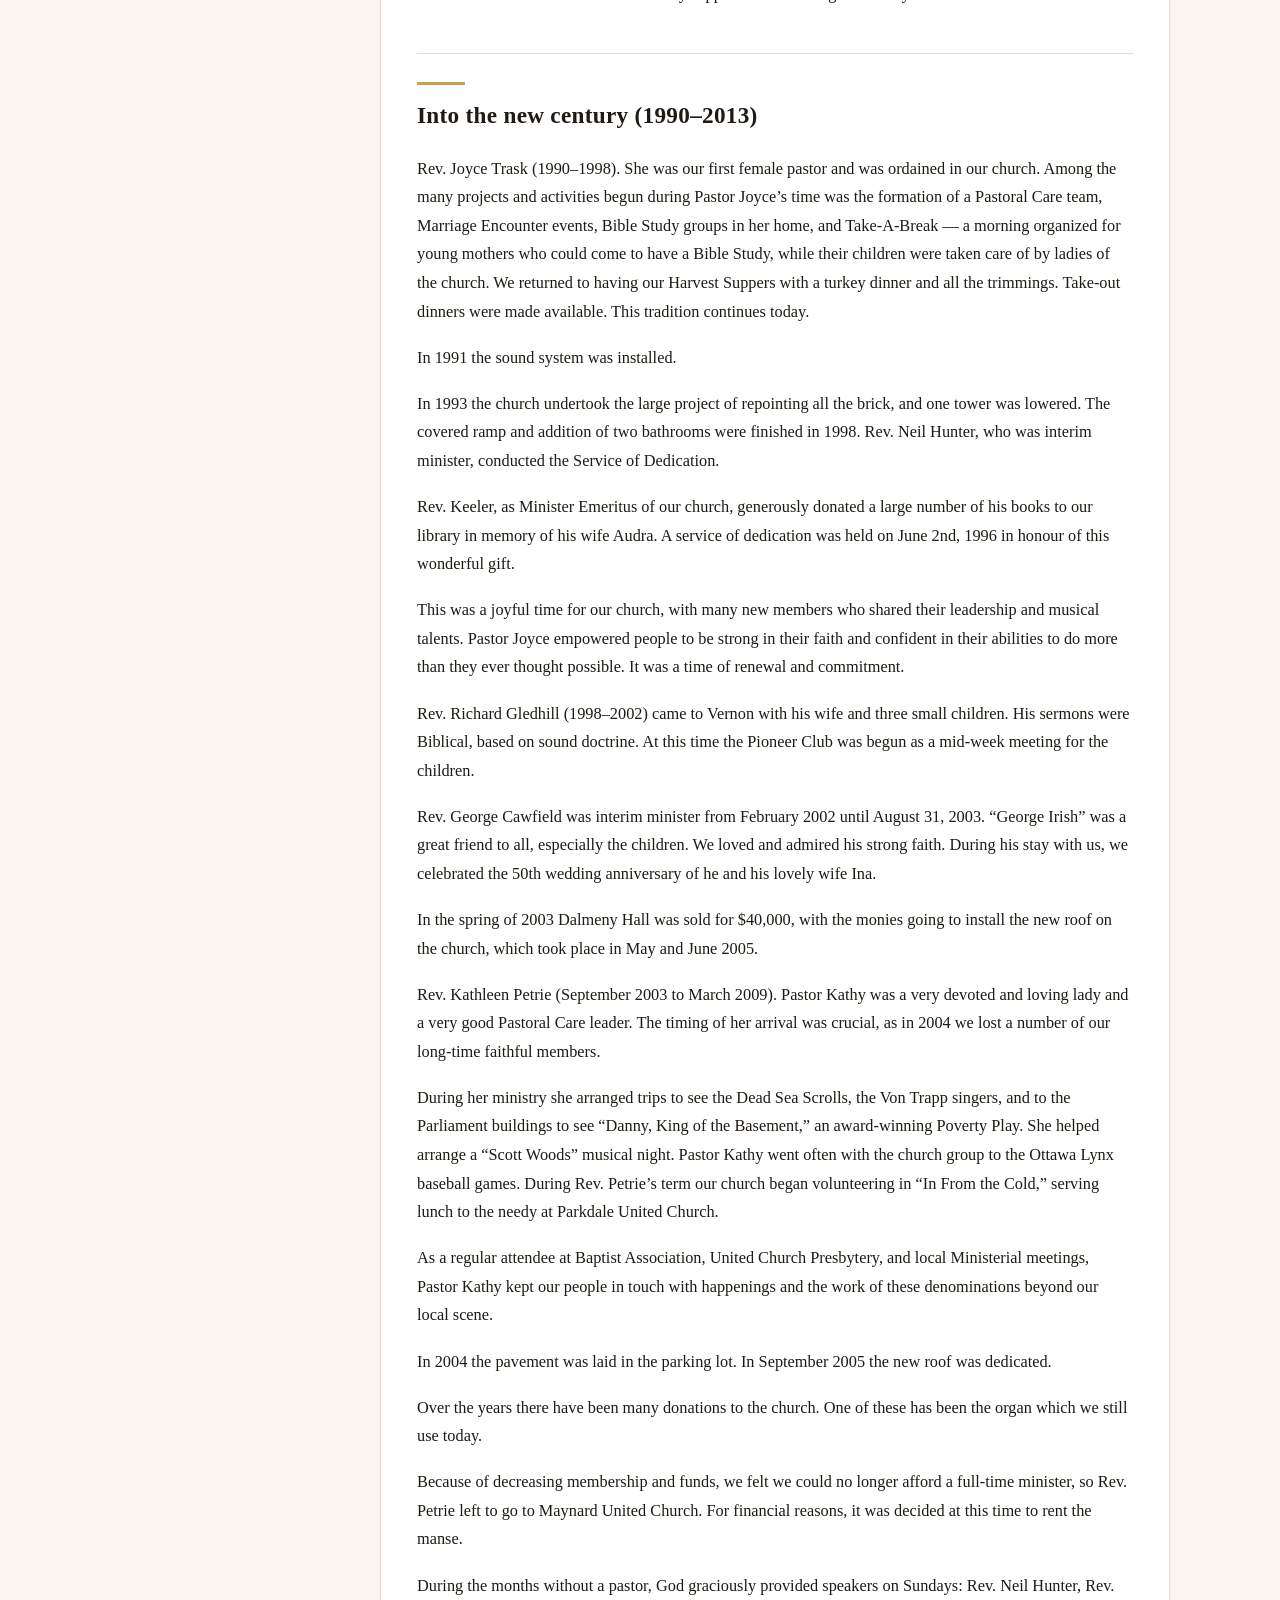
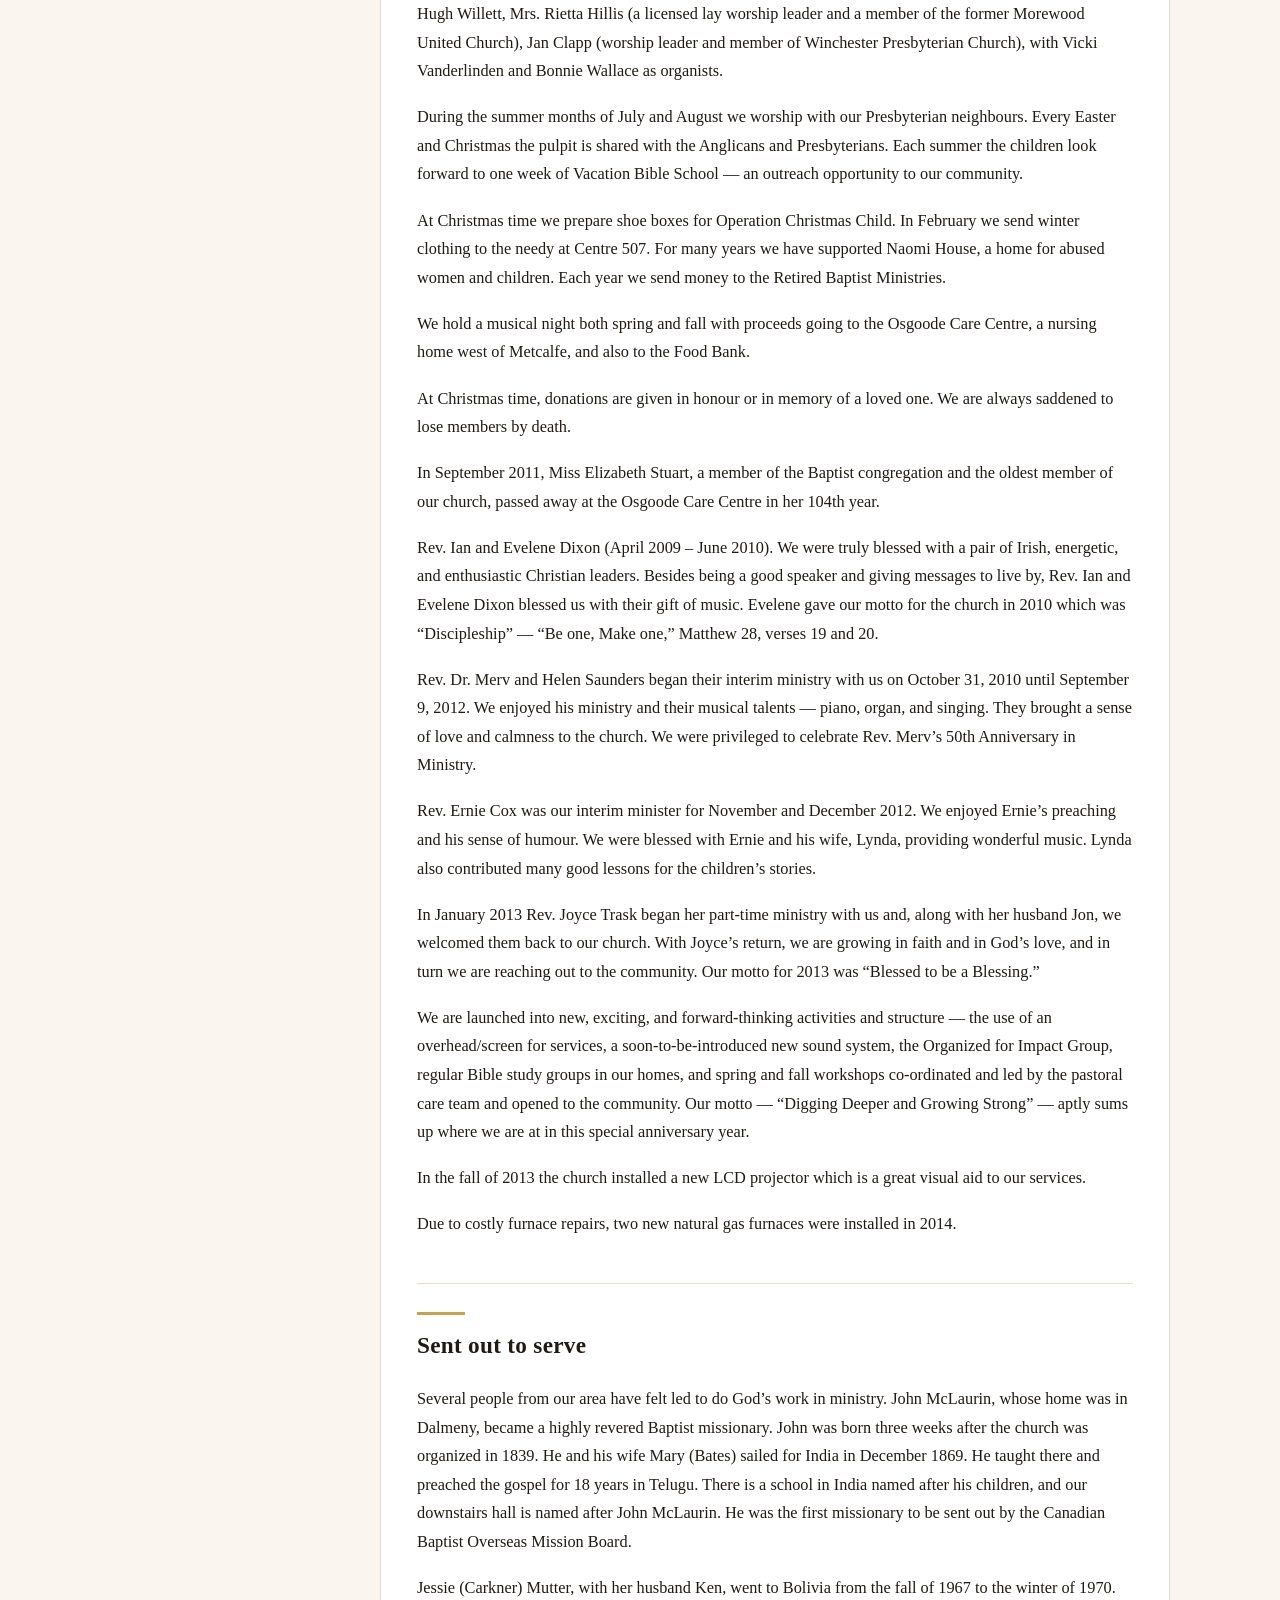
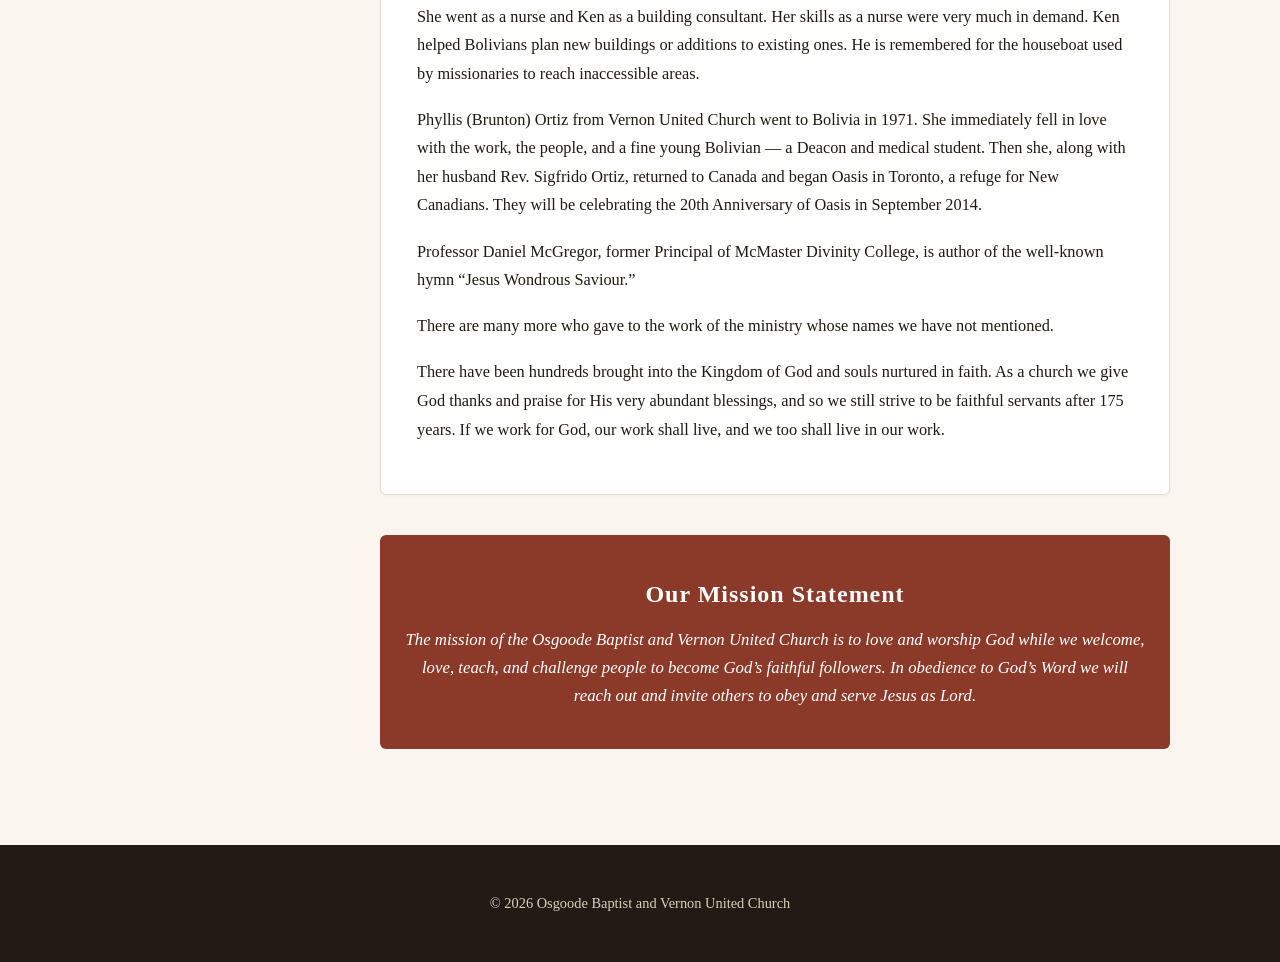
<file: history.html>
<!DOCTYPE html>
<html lang="en">
<head>
<meta charset="UTF-8">
<meta name="viewport" content="width=device-width, initial-scale=1.0">
<title>History &middot; Osgoode Baptist and Vernon United Church</title>
<meta name="description" content="The history of the Osgoode Baptist Church, Vernon, Ontario — from its founding by three Perthshire families in 1837, through the union with the United Church in 1927, to today.">
<meta name="keywords" content="Osgoode Baptist Church history, Vernon Ontario church history, OBVU history, 1837 church, Daniel McPhail, Canadian Baptist history">
<link rel="canonical" href="https://osgoode-baptist-and-vernon-united.github.io/history.html">
<link rel="stylesheet" href="assets/css/styles.css">
<link rel="icon" type="image/png" href="assets/images/logo.png">

<meta property="og:type" content="article">
<meta property="og:site_name" content="Osgoode Baptist and Vernon United Church">
<meta property="og:title" content="History &middot; Osgoode Baptist and Vernon United Church">
<meta property="og:description" content="The history of the Osgoode Baptist Church, Vernon, Ontario, from 1837 onward.">
<meta property="og:url" content="https://osgoode-baptist-and-vernon-united.github.io/history.html">
<meta property="og:image" content="https://osgoode-baptist-and-vernon-united.github.io/assets/images/obvu_church.png">
<meta property="og:locale" content="en_CA">

<meta name="twitter:card" content="summary_large_image">
<meta name="twitter:title" content="History &middot; Osgoode Baptist and Vernon United Church">
<meta name="twitter:description" content="The history of the Osgoode Baptist Church, Vernon, Ontario, from 1837 onward.">
<meta name="twitter:image" content="https://osgoode-baptist-and-vernon-united.github.io/assets/images/obvu_church.png">
</head>
<body>

<header class="site-header">
  <div class="header-inner">
    <a href="index.html" class="brand">Osgoode Baptist &amp; Vernon United Church</a>
    <button class="menu-toggle" aria-label="Toggle menu">&#9776;</button>
    <nav>
      <ul>
        <li><a href="index.html">Home</a></li>
        <li><a href="about.html">About</a></li>
        <li><a href="events.html">Events</a></li>
        <li><a href="history.html" class="active">History</a></li>
        <li><a href="contact.html">Contact Us</a></li>
      </ul>
    </nav>
  </div>
</header>

<main>
  <h1 class="page-title">History of the Osgoode Baptist Church</h1>
  <p class="page-sub">Vernon, Ontario &middot; 1837 &ndash; 2014-07-14</p>

  <div class="history-layout">
  <aside class="toc">
    <h2>Contents</h2>
    <nav>
      <ol>
        <li><a href="#beginnings">Beginnings</a></li>
        <li><a href="#first-chapel">The first chapel</a></li>
        <li><a href="#early-pastors">Early pastors (1865&ndash;1889)</a></li>
        <li><a href="#turn-of-century">Turn of the century (1891&ndash;1920)</a></li>
        <li><a href="#present-church">The present church (1920&ndash;1928)</a></li>
        <li><a href="#joining">Joining as one congregation</a></li>
        <li><a href="#modernization">Modernization and renewal (1955&ndash;1990)</a></li>
        <li><a href="#new-century">Into the new century (1990&ndash;2013)</a></li>
        <li><a href="#sent-out">Sent out to serve</a></li>
        <li><a href="#mission">Our Mission Statement</a></li>
      </ol>
    </nav>
  </aside>
  <div class="history-content">
  <article id="beginnings" class="card history-body">
    <p>The Osgoode Baptist Church was first started in the 1830&rsquo;s by three families: Duncan McMartin, Peter McCaul and Mr. Miles Fisher. They arrived from Perthshire, Scotland and were the nucleus of the present Baptist Church.</p>

    <p>Dr. R.A. Fife, founder of the Canadian Literary Institution, preached in Duncan McMartin&rsquo;s barn and visited all the families in the Osgoode Settlement. The first meetings were held in this barn; a pine board was the pulpit and pine boards on blocks of wood made the pews.</p>

    <p>An organization began in July 1837.</p>

    <p>In January 1838 an anniversary was held at Breadalbane and the people of Osgoode made it known that they were anxious to have a pastor.</p>

    <p>Rev. Daniel McPhail, who had been stationed at Indian Lands, paid a visit to Osgoode in March 1839. He was so well liked that he was asked to return in June to begin his ministry, which would extend to 25 years.</p>

    <p>Rev. McPhail was the first minister and was known as the &ldquo;Elisha of the Ottawa Valley.&rdquo; The day the church was organized, there were 45 members and 20 adults were baptized.</p>

    <p>Rev. Daniel McPhail was born in 1811 in Glen Lyon, Perthshire, Scotland. At the age of 10 he came with his parents and seven siblings to Cote St. Paul near Montreal. Daniel&rsquo;s father was a school teacher and a lay minister. He preached in Gaelic and Daniel translated for him. However, he died in 1832 leaving Daniel, at the age of 14, with great responsibilities. Daniel felt his call to the ministry but was a shy, sensitive youth and because of monetary restrictions he felt that his dream was not possible. A Presbyterian by the name of Guy Richards, who owned a store in Lachute, Quebec, loaned him the money for school. As a result, in 1838 at the age of 27, Daniel graduated from Madison University in Hamilton, New York.</p>

    <p>He was a typical Scotsman &mdash; tall, rugged of build, and full of energy. At a young age, prayer became his foundation. He travelled in his local area where he lived and organized revival meetings. He bought a farm north of Vernon near Metcalfe. In 1842 he married Katherine McGregor, a relative of D.A. McGregor, principal of McMaster Divinity College in Hamilton, Ontario. He and his wife raised five children &mdash; four sons and one daughter.</p>

    <p>The history of this church gathers around Rev. Daniel McPhail as it does no other man.</p>

    <h2 id="first-chapel">The first chapel</h2>
    <p>A log chapel was built in 1840 with a seating capacity of 200 and the pulpit near the front entrance. It was built by Robert McGregor of Kenmore, a carpenter and furniture maker and a brother-in-law of Rev. McPhail. The church was built in a bush, close to the road on what is now known as the Dalmeny road &mdash; half a mile west of Highway 31 and two miles north of Vernon. The two-acre site was given by Duncan McMartin and his wife Nancy. Rev. McPhail preached in homes, school rooms, and barns. His means of travel was on foot or horseback with his trusted horse &ldquo;Prince.&rdquo; He was paid $20 and was given a pair of cloth pants. From 1854 to 1856, 90 people were baptized. In 1869 about 60 were baptized. John McLaurin&rsquo;s house was on the Dalmeny Road near the second Church. Ice on the Castor River had to be broken for Rev. McPhail to baptize him, a lad of 14 years.</p>

    <p>In 1865 Rev. McPhail divided the congregation, which had become too large for the original log church. 103 members were formed into the Ormond Baptist Church. He was also instrumental in building churches in South Gower, Kemptville, and West Winchester &mdash; but Osgoode was the mother church.</p>

    <p>Scarcely any other man in the Canadian Baptist ministry did the work that Daniel McPhail accomplished. After 25 years he left Osgoode in 1865, for a call at First Baptist Church in Ottawa, where he remained for five years. In 1870, while administering the Ordinance of the Lord&rsquo;s Supper in Winchester Baptist Church, Daniel was stricken with paralysis. He never recovered and five years later in 1875 he passed away. He and his wife are buried at Beechwood Cemetery in Ottawa.</p>

    <h2 id="early-pastors">Early pastors (1865&ndash;1889)</h2>
    <p>After Rev. McPhail left in 1865, there was no minister, so Donald McNeil, a student from Woodstock, came for one term.</p>

    <p>In 1867 Rev. P.C. Robertson came for three and a half years until 1870. He was the first graduate of Woodstock College, and during his time there were two outstanding revivals.</p>

    <p>Rev. Donald McDiarmid came from 1870 until 1873. Around 1870 a Missionary gift box was placed in the church, which was used to receive Anniversary gifts for the McLaurin Memorial Scholarship Fund. This treasured box remains near the front door. In 1873 Rev. McDiarmid, with a number of members, started a new Baptist Church in Kenmore.</p>

    <p>A second new large brick church was built in 1874 on a site in the northeast corner at the crossroads, one mile north of Vernon. The church was opened by R.A. Cameron of First Baptist, Ottawa on January 11, 1874. When the new church was opened, 700 attended the evening service. There was a boardwalk from the church to Vernon. This church was built there because that is where they thought the village of Vernon was going to be. According to the church roll, there were over 300 members.</p>

    <p>Osgoode Baptist Church has a fine reputation for musical talent. On a warm summer evening with the windows open, the old hymns such as &ldquo;He&rsquo;s the Lily of the Valley,&rdquo; &ldquo;O, Lord, Revive Thy Work,&rdquo; and &ldquo;Take Time to be Holy&rdquo; could be heard.</p>

    <p>Rev. J.P. McEwen was ordained in the new church. He was a beloved pastor and continued with successful revivals. He resigned in 1880 due to poor health.</p>

    <p>Rev. G.I. Colwell came from June 1880 until 1882. He was ordained while in charge. He moved into the new manse on September 27. The old parsonage was sold for $400.</p>

    <p>On July 11, 1881, the Osgoode Baptist Women&rsquo;s Foreign Mission Circle was born. Then on November 29, 1888, the Home Circle was formed. On May 29, 1921 the two circles united into the Afternoon Group Mission Circle. A Young Women&rsquo;s Group was appointed on January 22, 1937 called the Evening Group Mission Circle. In later years, the two groups formed to become one afternoon group. This group later became the Baptist Women&rsquo;s Missionary Society. Now we are known as the Baptist Women and we meet in the afternoon. We will soon be celebrating 135 years doing missionary work.</p>

    <p>Mr. J.R. Stillwell, a university student, preached for the summer months of 1882 and 1883. He boarded at the home of Peter Ferguson.</p>

    <p>Between 1880 and 1885 a wire fence was built to enclose the chapel and its grounds.</p>

    <p>Rev. P.A. McEwen came from 1884 until 1889. He was a good friend to the young people and also had a great smile.</p>

    <p>In 1886 a baptistery was added to the church and after a very successful revival, over 100 people were baptized. The parsonage and Sunday school hall were built north of the present church.</p>

    <p>In 1888 a shed was built north of the church to be used to store wood.</p>

    <p>Rev. George Richardson ministered from 1889 until 1891. He was a great preacher and a jolly man.</p>

    <h2 id="turn-of-century">Turn of the century (1891&ndash;1920)</h2>
    <p>Mr. Hugh McQuarrie, a teacher at Woodstock College, commenced on April 5, 1891 to 1899. He was ordained on August 11, 1891. He was a very sober man, putting up with no foolishness. Several were baptized while he was pastor.</p>

    <p>In 1893 an organ was purchased for the church.</p>

    <p>Mr. Hindson preached for one year.</p>

    <p>Rev. O.E. Kendall, a student at McMaster, came on March 11, 1900 until 1905 and then went to Glen Falls, New York.</p>

    <p>Rev. Douglas Brown preached next, but retired due to his wife&rsquo;s illness.</p>

    <p>Rev. William Miller was pastor for two and a half years until 1912.</p>

    <p>Rev. David Alexander preached from 1912 until 1916. He was a real Scotsman &mdash; a good preacher, writer, and singer. Both he and his wife were beautiful singers.</p>

    <p>Rev. R.E. Nicholl, who preached from 1916 until 1919, was a hard worker. He was a fluent speaker and always had a great smile.</p>

    <h2 id="present-church">The present church (1920&ndash;1928)</h2>
    <p>Rev. H.A. Reid, pastor from 1920 until 1928, was loved by all. His salary was $1,800 a year. He was a master builder. It was during his term the new and present church was built in 1923. Sir Robert Borden, the Prime Minister of Canada, laid the cornerstone in July 1923. There was a fund raiser and tickets were $0.50 a plate, which was a lot of money then. Rev. Reid started and finished this beautiful church without incident. He was very tactful and had a good way of getting along with people.</p>

    <p>The church is solid brick with two square towers. The ceiling is inlaid in Georgian pine. Seating is for 250. Pews were of ash and oak ends. The dedication service in 1924 was Monday evening with a chicken dinner for 500, then an evening of music and the message being &ldquo;A Pilgrimage in Dickens&rsquo; Land.&rdquo; The total cost of the church was $18,500.</p>

    <p>Clint Dalgleish was the carpenter and Hugh Watson was the master designer and craftsman. They had the foresight to wire the church for electricity, even though hydro was not installed until 1930.</p>

    <p>The hall at Dalmeny was also built. Young People&rsquo;s was started and conducted in the old Swale School in Belmeade, then functioned in the hall in Dalmeny, then in Vernon. There was successful auxiliary work at Dalmeny in the new hall. Sunday School was conducted for the children every Sunday at 3:00 p.m. and a weekly night prayer and preaching service was held. The church then had morning and evening services. Dalmeny Hall became a great community meeting place. It was at the hall that services were held while the new church was being built.</p>

    <p>They had big stoves at the back of the church. There was no electricity, bathrooms or running water. The ladies had one good outfit &mdash; a long dress or skirt &mdash; and they wore hats. The men had one good suit. Everyone was so dedicated that one woman used to make splinters out of cedar and light them to read the Bible. She was so in earnest to read more of the Good Word.</p>

    <p>There were horse sheds behind the church. People came to church in what were called double buggies. The sheds were numbered and names were assigned to them. Parts of the sheds were moved to Dalmeny in 1922.</p>

    <h2 id="joining">Joining as one congregation</h2>
    <p>In November 1927, following a meeting with the Deacons of Osgoode Baptist Church in Vernon, it was agreed that the United Church congregation would join with the Baptists at their church until a United Church would exist. However, we continue to worship and work together, all as part of God&rsquo;s family, as the Osgoode Baptist and Vernon United Church.</p>

    <p>Rev. L.V. Vail, pastor from 1928 to 1940, marked the 100th anniversary of this church. For this special anniversary, guest speakers were Rev. John B. McLaurin and Rev. Robert McCaul, whose ancestors were pioneers and missionaries from our church. It was during this time a choir was organized and an organ was purchased. A special feature of that evening was the burning of the mortgage of the church. The parsonage was renovated at that time as well. Rev. Vail gave the most wonderful sermons, year after year.</p>

    <p>Rev. L.D. Begg preached from 1940 until 1942. His time in Vernon was cut short as he enlisted in the military as a chaplain.</p>

    <p>A district conference was held every year on the first Sunday in June and local churches took turns hosting the event. Sometimes Association meetings were held in the Drill Hall, which still stands north of Vernon.</p>

    <p>Rev. William Harrison was pastor from 1943 until 1944 and was then called into the Armed Forces.</p>

    <p>Rev. A. Jones, 1944 until 1948. He held Sunday School at Dalmeny Hall in the afternoon. Annual church suppers were held followed by a program.</p>

    <p>Rev. Wesley Bee, 1948 until 1955. He and his wife, Eva, came from Osnabruck. He was a skilled carpenter. It was under his supervision that a new floor was laid in the Dalmeny Hall. He also built cupboards in the church basement. During Rev. Bee&rsquo;s ministry the United Church members were invited to take Communion with the Baptists.</p>

    <h2 id="modernization">Modernization and renewal (1955&ndash;1990)</h2>
    <p>Rev. Alvin Keeler preached from 1955 until 1972. He was a very loving and caring man and reached out to the whole community. With both he and his wife being trained teachers, they became active with the youth &mdash; he with Tyro for the boys, and she supervised CGIT, Explorers, and Mission Band. The highlight was always the June banquet, with its traditional menu of chicken pie.</p>

    <p>In 1957 a new roof was installed and in 1960 the first oil furnace was used. Between 1958 and 1960 plumbing was added. In 1964 the basement was modernized and named &ldquo;The McLaurin Hall.&rdquo; Some ancestors of the original McLaurins were present at the dedication. The Keelers were the last to live in the parsonage, which was demolished in 1985.</p>

    <p>Rev. Frank Stone (1973&ndash;1985). The Stones moved into a home in Winchester as the parsonage was in need of repair. In 1976 the church purchased a house on Rideau Street in Vernon and the Stones moved there. Rev. Stone was a strong Biblical preacher. He encouraged Bible studies both on Sunday morning and in small home groups.</p>

    <p>Rev. Robert Jones (1985&ndash;1990). Through his involvement with the Men&rsquo;s Choir, and at Harry Anderson&rsquo;s suggestion, he came to minister to us after 20 years as a military chaplain. The Deacons Board was expanded to include Elders representing the United Church, with both genders represented. His positive attitude on all things, along with his calm and gentle manner, came at a time when the church needed a time of healing.</p>

    <p>In 1985 plans were approved to erect a new manse. In March 1989 work began and Rev. Jones and family moved into the new parsonage in August.</p>

    <p>In September 1989 the church celebrated its 150th anniversary. Guest speakers were Rev. Duncan McNab from Lafayette, Indiana, who had relatives in the area, and Rev. James Stuart from Rochester, New York, brother of Elizabeth Stuart. A community supper was held along with many other events.</p>

    <h2 id="new-century">Into the new century (1990&ndash;2013)</h2>
    <p>Rev. Joyce Trask (1990&ndash;1998). She was our first female pastor and was ordained in our church. Among the many projects and activities begun during Pastor Joyce&rsquo;s time was the formation of a Pastoral Care team, Marriage Encounter events, Bible Study groups in her home, and Take-A-Break &mdash; a morning organized for young mothers who could come to have a Bible Study, while their children were taken care of by ladies of the church. We returned to having our Harvest Suppers with a turkey dinner and all the trimmings. Take-out dinners were made available. This tradition continues today.</p>

    <p>In 1991 the sound system was installed.</p>

    <p>In 1993 the church undertook the large project of repointing all the brick, and one tower was lowered. The covered ramp and addition of two bathrooms were finished in 1998. Rev. Neil Hunter, who was interim minister, conducted the Service of Dedication.</p>

    <p>Rev. Keeler, as Minister Emeritus of our church, generously donated a large number of his books to our library in memory of his wife Audra. A service of dedication was held on June 2nd, 1996 in honour of this wonderful gift.</p>

    <p>This was a joyful time for our church, with many new members who shared their leadership and musical talents. Pastor Joyce empowered people to be strong in their faith and confident in their abilities to do more than they ever thought possible. It was a time of renewal and commitment.</p>

    <p>Rev. Richard Gledhill (1998&ndash;2002) came to Vernon with his wife and three small children. His sermons were Biblical, based on sound doctrine. At this time the Pioneer Club was begun as a mid-week meeting for the children.</p>

    <p>Rev. George Cawfield was interim minister from February 2002 until August 31, 2003. &ldquo;George Irish&rdquo; was a great friend to all, especially the children. We loved and admired his strong faith. During his stay with us, we celebrated the 50th wedding anniversary of he and his lovely wife Ina.</p>

    <p>In the spring of 2003 Dalmeny Hall was sold for $40,000, with the monies going to install the new roof on the church, which took place in May and June 2005.</p>

    <p>Rev. Kathleen Petrie (September 2003 to March 2009). Pastor Kathy was a very devoted and loving lady and a very good Pastoral Care leader. The timing of her arrival was crucial, as in 2004 we lost a number of our long-time faithful members.</p>

    <p>During her ministry she arranged trips to see the Dead Sea Scrolls, the Von Trapp singers, and to the Parliament buildings to see &ldquo;Danny, King of the Basement,&rdquo; an award-winning Poverty Play. She helped arrange a &ldquo;Scott Woods&rdquo; musical night. Pastor Kathy went often with the church group to the Ottawa Lynx baseball games. During Rev. Petrie&rsquo;s term our church began volunteering in &ldquo;In From the Cold,&rdquo; serving lunch to the needy at Parkdale United Church.</p>

    <p>As a regular attendee at Baptist Association, United Church Presbytery, and local Ministerial meetings, Pastor Kathy kept our people in touch with happenings and the work of these denominations beyond our local scene.</p>

    <p>In 2004 the pavement was laid in the parking lot. In September 2005 the new roof was dedicated.</p>

    <p>Over the years there have been many donations to the church. One of these has been the organ which we still use today.</p>

    <p>Because of decreasing membership and funds, we felt we could no longer afford a full-time minister, so Rev. Petrie left to go to Maynard United Church. For financial reasons, it was decided at this time to rent the manse.</p>

    <p>During the months without a pastor, God graciously provided speakers on Sundays: Rev. Neil Hunter, Rev. Hugh Willett, Mrs. Rietta Hillis (a licensed lay worship leader and a member of the former Morewood United Church), Jan Clapp (worship leader and member of Winchester Presbyterian Church), with Vicki Vanderlinden and Bonnie Wallace as organists.</p>

    <p>During the summer months of July and August we worship with our Presbyterian neighbours. Every Easter and Christmas the pulpit is shared with the Anglicans and Presbyterians. Each summer the children look forward to one week of Vacation Bible School &mdash; an outreach opportunity to our community.</p>

    <p>At Christmas time we prepare shoe boxes for Operation Christmas Child. In February we send winter clothing to the needy at Centre 507. For many years we have supported Naomi House, a home for abused women and children. Each year we send money to the Retired Baptist Ministries.</p>

    <p>We hold a musical night both spring and fall with proceeds going to the Osgoode Care Centre, a nursing home west of Metcalfe, and also to the Food Bank.</p>

    <p>At Christmas time, donations are given in honour or in memory of a loved one. We are always saddened to lose members by death.</p>

    <p>In September 2011, Miss Elizabeth Stuart, a member of the Baptist congregation and the oldest member of our church, passed away at the Osgoode Care Centre in her 104th year.</p>

    <p>Rev. Ian and Evelene Dixon (April 2009 &ndash; June 2010). We were truly blessed with a pair of Irish, energetic, and enthusiastic Christian leaders. Besides being a good speaker and giving messages to live by, Rev. Ian and Evelene Dixon blessed us with their gift of music. Evelene gave our motto for the church in 2010 which was &ldquo;Discipleship&rdquo; &mdash; &ldquo;Be one, Make one,&rdquo; Matthew 28, verses 19 and 20.</p>

    <p>Rev. Dr. Merv and Helen Saunders began their interim ministry with us on October 31, 2010 until September 9, 2012. We enjoyed his ministry and their musical talents &mdash; piano, organ, and singing. They brought a sense of love and calmness to the church. We were privileged to celebrate Rev. Merv&rsquo;s 50th Anniversary in Ministry.</p>

    <p>Rev. Ernie Cox was our interim minister for November and December 2012. We enjoyed Ernie&rsquo;s preaching and his sense of humour. We were blessed with Ernie and his wife, Lynda, providing wonderful music. Lynda also contributed many good lessons for the children&rsquo;s stories.</p>

    <p>In January 2013 Rev. Joyce Trask began her part-time ministry with us and, along with her husband Jon, we welcomed them back to our church. With Joyce&rsquo;s return, we are growing in faith and in God&rsquo;s love, and in turn we are reaching out to the community. Our motto for 2013 was &ldquo;Blessed to be a Blessing.&rdquo;</p>

    <p>We are launched into new, exciting, and forward-thinking activities and structure &mdash; the use of an overhead/screen for services, a soon-to-be-introduced new sound system, the Organized for Impact Group, regular Bible study groups in our homes, and spring and fall workshops co-ordinated and led by the pastoral care team and opened to the community. Our motto &mdash; &ldquo;Digging Deeper and Growing Strong&rdquo; &mdash; aptly sums up where we are at in this special anniversary year.</p>

    <p>In the fall of 2013 the church installed a new LCD projector which is a great visual aid to our services.</p>

    <p>Due to costly furnace repairs, two new natural gas furnaces were installed in 2014.</p>

    <h2 id="sent-out">Sent out to serve</h2>
    <p>Several people from our area have felt led to do God&rsquo;s work in ministry. John McLaurin, whose home was in Dalmeny, became a highly revered Baptist missionary. John was born three weeks after the church was organized in 1839. He and his wife Mary (Bates) sailed for India in December 1869. He taught there and preached the gospel for 18 years in Telugu. There is a school in India named after his children, and our downstairs hall is named after John McLaurin. He was the first missionary to be sent out by the Canadian Baptist Overseas Mission Board.</p>

    <p>Jessie (Carkner) Mutter, with her husband Ken, went to Bolivia from the fall of 1967 to the winter of 1970. She went as a nurse and Ken as a building consultant. Her skills as a nurse were very much in demand. Ken helped Bolivians plan new buildings or additions to existing ones. He is remembered for the houseboat used by missionaries to reach inaccessible areas.</p>

    <p>Phyllis (Brunton) Ortiz from Vernon United Church went to Bolivia in 1971. She immediately fell in love with the work, the people, and a fine young Bolivian &mdash; a Deacon and medical student. Then she, along with her husband Rev. Sigfrido Ortiz, returned to Canada and began Oasis in Toronto, a refuge for New Canadians. They will be celebrating the 20th Anniversary of Oasis in September 2014.</p>

    <p>Professor Daniel McGregor, former Principal of McMaster Divinity College, is author of the well-known hymn &ldquo;Jesus Wondrous Saviour.&rdquo;</p>

    <p>There are many more who gave to the work of the ministry whose names we have not mentioned.</p>

    <p>There have been hundreds brought into the Kingdom of God and souls nurtured in faith. As a church we give God thanks and praise for His very abundant blessings, and so we still strive to be faithful servants after 175 years. If we work for God, our work shall live, and we too shall live in our work.</p>
  </article>

  <section id="mission" class="mission" style="margin-top:2.5rem;">
    <h2>Our Mission Statement</h2>
    <p>
      The mission of the Osgoode Baptist and Vernon United Church is to love and worship God
      while we welcome, love, teach, and challenge people to become God&rsquo;s faithful followers.
      In obedience to God&rsquo;s Word we will reach out and invite others to obey and serve Jesus as Lord.
    </p>
  </section>
  </div>
  </div>
</main>

<footer class="site-footer">
  <p>&copy; <span id="year"></span> Osgoode Baptist and Vernon United Church</p>
</footer>

<script src="assets/js/script.js"></script>
<script>document.getElementById('year').textContent = new Date().getFullYear();</script>
</body>
</html>
</file>
<file: assets/css/styles.css>
:root {
  --brick: #8b3a2a;
  --brick-dark: #6b2a1f;
  --cream: #faf6ef;
  --ink: #1f1a14;
  --muted: #5a4f44;
  --gold: #c9a24a;
  --line: #e6ddcd;
  --max: 1100px;
}

* { box-sizing: border-box; }

html { scroll-behavior: smooth; }

body {
  margin: 0;
  font-family: Georgia, "Times New Roman", serif;
  color: var(--ink);
  background: var(--cream);
  line-height: 1.65;
}

a { color: var(--brick); text-decoration: none; }
a:hover { text-decoration: underline; }

img { max-width: 100%; display: block; }

/* Header & navigation */
.site-header {
  background: #fff;
  border-bottom: 4px solid var(--brick);
  position: sticky;
  top: 0;
  z-index: 50;
  box-shadow: 0 2px 6px rgba(0,0,0,0.05);
}

.header-inner {
  max-width: var(--max);
  margin: 0 auto;
  padding: 0.9rem 1.25rem;
  display: flex;
  flex-direction: column;
  align-items: center;
  gap: 0.6rem;
  position: relative;
}

.brand {
  text-align: center;
  color: var(--brick-dark);
  font-size: clamp(1.1rem, 2.5vw, 1.5rem);
  font-weight: 700;
  letter-spacing: 0.3px;
}

.brand:hover { text-decoration: none; }

nav ul {
  list-style: none;
  margin: 0;
  padding: 0;
  display: flex;
  gap: 1.5rem;
}

nav a {
  color: var(--ink);
  font-size: 0.95rem;
  text-transform: uppercase;
  letter-spacing: 0.8px;
  padding: 0.5rem 0;
  border-bottom: 2px solid transparent;
  transition: border-color 0.2s ease, color 0.2s ease;
}

nav a:hover,
nav a.active {
  border-color: var(--brick);
  color: var(--brick);
  text-decoration: none;
}

.menu-toggle {
  position: absolute;
  top: 0.9rem;
  right: 1.25rem;
  display: none;
  background: none;
  border: none;
  font-size: 1.6rem;
  cursor: pointer;
  color: var(--brick);
}

/* Rotating banner */
.banner {
  position: relative;
  width: 100%;
  height: min(70vh, 560px);
  overflow: hidden;
  background: #111;
}

.banner-slide {
  position: absolute;
  inset: 0;
  background-size: cover;
  background-position: center;
  opacity: 0;
  transition: opacity 1.2s ease-in-out;
}

.banner-slide.active { opacity: 1; }

.banner-slide::after {
  content: "";
  position: absolute;
  inset: 0;
  background: linear-gradient(to bottom, rgba(0,0,0,0.15), rgba(0,0,0,0.55));
}

.banner-caption {
  position: absolute;
  bottom: 10%;
  left: 0;
  right: 0;
  text-align: center;
  color: #fff;
  text-shadow: 0 2px 10px rgba(0,0,0,0.6);
  padding: 0 1.5rem;
  z-index: 2;
}

.banner-caption h1 {
  font-size: clamp(1.8rem, 4vw, 3rem);
  margin: 0 0 0.5rem;
  font-weight: 700;
}

.banner-caption p {
  font-size: clamp(1rem, 1.6vw, 1.25rem);
  margin: 0;
  font-style: italic;
}

.banner-dots {
  position: absolute;
  bottom: 1.25rem;
  left: 0;
  right: 0;
  display: flex;
  gap: 0.5rem;
  justify-content: center;
  z-index: 3;
}

.banner-dots button {
  width: 10px;
  height: 10px;
  border-radius: 50%;
  border: 1px solid #fff;
  background: rgba(255,255,255,0.3);
  cursor: pointer;
  padding: 0;
}

.banner-dots button.active { background: #fff; }

.service-bar {
  background: var(--gold);
  color: var(--ink);
  text-align: center;
  padding: 0.75rem 1.25rem;
  font-size: 1rem;
  letter-spacing: 0.4px;
}

.service-bar strong { color: var(--brick-dark); }

/* Content layout */
main {
  max-width: var(--max);
  margin: 0 auto;
  padding: 2.5rem 1.25rem 3.5rem;
}

.page-title {
  color: var(--brick-dark);
  font-size: clamp(1.8rem, 3vw, 2.5rem);
  margin: 0 0 0.25rem;
  border-bottom: 3px solid var(--gold);
  padding-bottom: 0.5rem;
  display: inline-block;
}

.page-sub {
  color: var(--muted);
  font-style: italic;
  margin: 0 0 2rem;
}

section { margin-bottom: 2.5rem; }

section h2 {
  color: var(--brick-dark);
  font-size: 1.5rem;
  margin: 2rem 0 0.75rem;
}

section h3 {
  color: var(--brick);
  font-size: 1.15rem;
  margin: 1.5rem 0 0.5rem;
}

.card {
  background: #fff;
  border: 1px solid var(--line);
  border-radius: 6px;
  padding: 1.5rem 1.75rem;
  box-shadow: 0 1px 3px rgba(0,0,0,0.04);
}

.welcome {
  display: grid;
  grid-template-columns: 1.4fr 1fr;
  gap: 2rem;
  align-items: center;
  margin-bottom: 2.5rem;
}

.welcome img {
  border-radius: 6px;
  box-shadow: 0 4px 14px rgba(0,0,0,0.12);
}

.mission {
  background: var(--brick);
  color: #fff;
  padding: 2.5rem 1.5rem;
  text-align: center;
  border-radius: 6px;
}

.mission h2 {
  color: #fff;
  margin-top: 0;
  letter-spacing: 1px;
}

.mission p {
  max-width: 760px;
  margin: 0 auto;
  font-size: 1.05rem;
  font-style: italic;
}

.tiles {
  display: grid;
  grid-template-columns: repeat(auto-fit, minmax(240px, 1fr));
  gap: 1.25rem;
  margin-top: 1.5rem;
}

.tile {
  background: #fff;
  border: 1px solid var(--line);
  border-left: 4px solid var(--brick);
  border-radius: 4px;
  padding: 1.25rem;
}

.tile h3 { margin-top: 0; color: var(--brick-dark); }

/* History layout with sticky TOC */
.history-layout {
  display: grid;
  grid-template-columns: 230px 1fr;
  gap: 2.5rem;
  align-items: start;
}

.toc {
  position: sticky;
  top: 140px;
  max-height: calc(100vh - 160px);
  overflow-y: auto;
}

.toc h2 {
  font-size: 0.75rem;
  text-transform: uppercase;
  letter-spacing: 1.5px;
  color: var(--brick-dark);
  margin: 0 0 0.75rem;
  padding-bottom: 0.5rem;
  border-bottom: 2px solid var(--gold);
}

.toc ol {
  list-style: none;
  padding: 0;
  margin: 0;
}

.toc li { margin: 0; }

.toc a {
  display: block;
  padding: 0.45rem 0.75rem;
  font-size: 0.88rem;
  color: var(--muted);
  border-left: 3px solid transparent;
  line-height: 1.35;
  transition: color 0.15s ease, border-color 0.15s ease;
}

.toc a:hover {
  color: var(--brick);
  border-left-color: var(--brick);
  background: var(--cream);
  text-decoration: none;
}

@media (max-width: 880px) {
  .history-layout { grid-template-columns: 1fr; gap: 1.5rem; }
  .toc {
    position: static;
    max-height: none;
    background: #fff;
    border: 1px solid var(--line);
    border-radius: 6px;
    padding: 1rem 1.25rem;
  }
}

/* History */
.history-body {
  padding: 2rem 2.25rem;
  font-size: 1.02rem;
  line-height: 1.75;
  scroll-margin-top: 140px;
}

.history-body h2 { scroll-margin-top: 140px; }
.history-layout #mission { scroll-margin-top: 140px; }

.history-body p { margin: 0 0 1.1rem; }
.history-body em { color: var(--muted); }

.history-body > p:first-of-type::first-letter {
  float: left;
  font-size: 3.8rem;
  line-height: 0.9;
  padding: 0.35rem 0.7rem 0.1rem 0;
  color: var(--brick);
  font-weight: 700;
  font-family: Georgia, "Times New Roman", serif;
}

.history-body h2 {
  margin-top: 2.75rem;
  padding-top: 1.75rem;
  border-top: 1px solid var(--line);
  font-size: 1.45rem;
  letter-spacing: 0.3px;
}

.history-body h2::before {
  content: "";
  display: block;
  width: 48px;
  height: 3px;
  background: var(--gold);
  margin-bottom: 0.65rem;
}

.history-body h2:first-of-type {
  border-top: none;
  padding-top: 0.5rem;
}

@media (max-width: 600px) {
  .history-body { padding: 1.5rem 1.25rem; }
  .history-body > p:first-of-type::first-letter { font-size: 3rem; }
}

/* Events */
.events {
  list-style: none;
  padding: 0;
  margin: 0;
}

.events li {
  display: grid;
  grid-template-columns: 110px 1fr;
  gap: 1rem;
  padding: 0.7rem 0;
  border-bottom: 1px solid var(--line);
}

.events li:last-child { border-bottom: none; }

.events .date {
  color: var(--brick-dark);
  font-weight: 700;
  white-space: nowrap;
}

@media (max-width: 600px) {
  .events li {
    grid-template-columns: 1fr;
    gap: 0.2rem;
  }
}

/* Contact */
.contact-grid {
  display: grid;
  grid-template-columns: 1fr 1fr;
  gap: 2rem;
}

.contact-info dl {
  margin: 0;
  display: grid;
  gap: 1.1rem;
}

.contact-info dt {
  font-size: 0.75rem;
  text-transform: uppercase;
  letter-spacing: 1.3px;
  font-weight: 700;
  color: var(--brick);
  margin-bottom: 0.15rem;
}

.contact-info dd {
  margin: 0;
  font-size: 1.05rem;
  line-height: 1.5;
}

.contact-info dd a { font-weight: 600; }

.contact-info .muted { color: var(--muted); font-size: 0.92rem; }

.note {
  margin-top: 1.75rem;
  padding: 0.9rem 1.1rem;
  border-left: 4px solid var(--gold);
  background: var(--cream);
  color: var(--muted);
  font-style: italic;
  border-radius: 0 4px 4px 0;
  font-size: 0.95rem;
}

.map-card { padding-bottom: 1.25rem; }

.map-card .map { height: 420px; }

.map-link {
  margin: 0.75rem 0 0;
  font-size: 0.9rem;
  text-align: right;
}

form label {
  display: block;
  font-weight: 600;
  margin: 0.75rem 0 0.25rem;
  color: var(--ink);
}

form input,
form textarea {
  width: 100%;
  padding: 0.65rem 0.75rem;
  border: 1px solid var(--line);
  border-radius: 4px;
  font: inherit;
  background: #fff;
}

form textarea { min-height: 140px; resize: vertical; }

form button {
  margin-top: 1rem;
  background: var(--brick);
  color: #fff;
  border: none;
  padding: 0.75rem 1.5rem;
  font-size: 1rem;
  border-radius: 4px;
  cursor: pointer;
  letter-spacing: 0.5px;
}

form button:hover { background: var(--brick-dark); }

.map {
  width: 100%;
  height: 380px;
  border: 1px solid var(--line);
  border-radius: 4px;
}

/* Footer */
.site-footer {
  background: #241a14;
  color: #d9cfbf;
  padding: 2rem 1.25rem;
  text-align: center;
  font-size: 0.9rem;
}

.site-footer a { color: var(--gold); }

/* Responsive */
@media (max-width: 780px) {
  .menu-toggle { display: block; }

  .brand { padding: 0 2.5rem; }

  nav {
    position: absolute;
    top: 100%;
    left: 0;
    right: 0;
    background: #fff;
    border-bottom: 1px solid var(--line);
    display: none;
  }

  nav.open { display: block; }

  nav ul {
    flex-direction: column;
    gap: 0;
    padding: 0.5rem 1.25rem;
  }

  nav a {
    display: block;
    padding: 0.75rem 0;
    border-bottom: 1px solid var(--line);
  }

  nav li:last-child a { border-bottom: none; }

  .welcome,
  .contact-grid {
    grid-template-columns: 1fr;
  }

  .banner { height: 50vh; }
}
</file>
